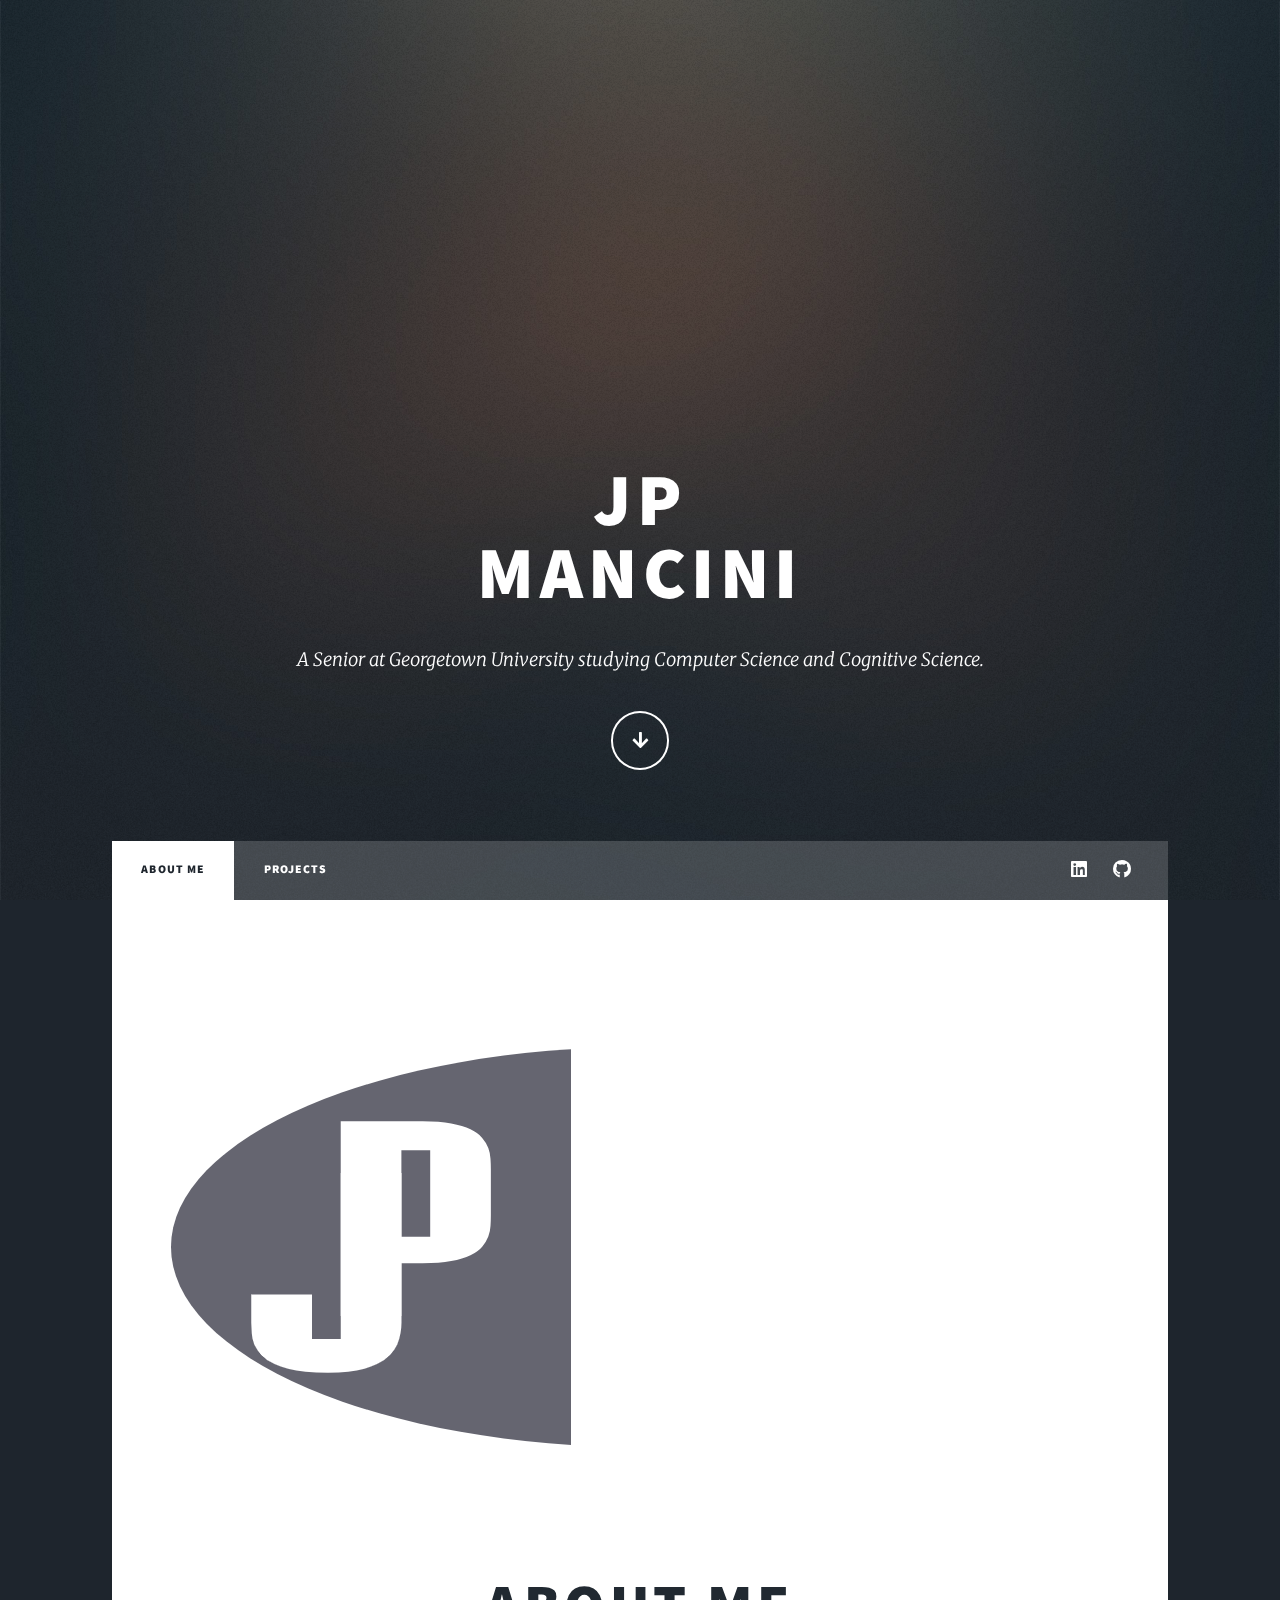
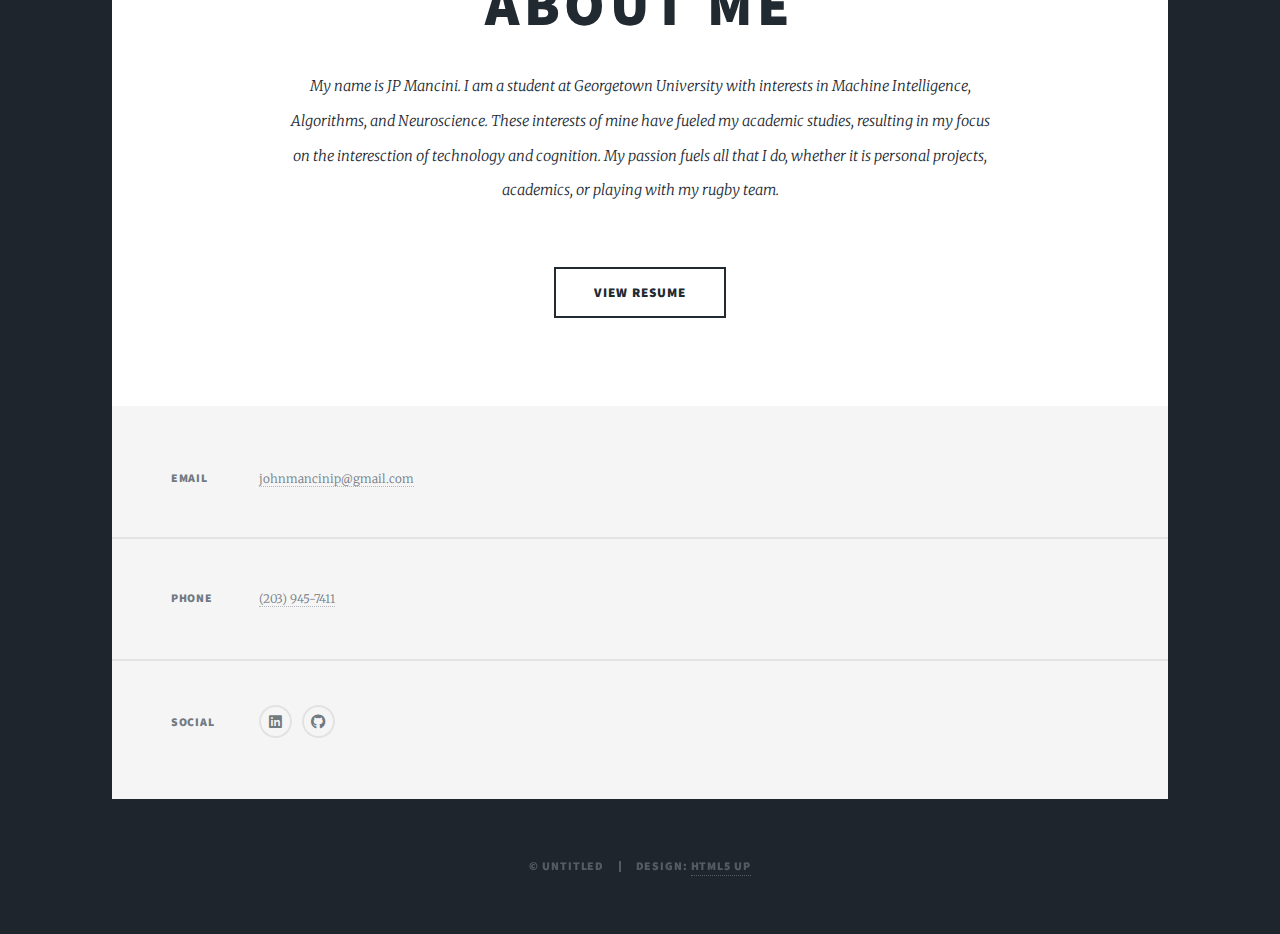
<file: index.html>
<!DOCTYPE HTML>
<!--
	Massively by HTML5 UP
	html5up.net | @ajlkn
	Free for personal and commercial use under the CCA 3.0 license (html5up.net/license)
-->
<html>
	<head>
		<title>Mancini Portfolio</title>
		<link rel="icon" href="images/logo.png" type="image/x-type">
		<meta charset="utf-8" />
		<meta name="viewport" content="width=device-width, initial-scale=1, user-scalable=no" />
		<link rel="stylesheet" href="assets/css/main.css" />
		<noscript><link rel="stylesheet" href="assets/css/noscript.css" /></noscript>
	</head>
	<body class="is-preload">

		<!-- Wrapper -->
			<div id="wrapper" class="fade-in">

				<!-- Intro -->
					<div id="intro">
						<h1>JP<br />
						Mancini</h1>
						<p>A Senior at Georgetown University studying Computer Science and Cognitive Science.</p>
						<ul class="actions">
							<li><a href="#header" class="button icon solid solo fa-arrow-down scrolly">Continue</a></li>
						</ul>
					</div>

				<!-- Header -->
					<header id="header">
						<a href="index.html" class="logo">JPM</a>
					</header>

				<!-- Nav -->
					<nav id="nav">
						<ul class="links">
							<li class="active"><a href="index.html">About Me</a></li>
							<li><a href="projects.html">Projects</a></li>
						</ul>
						<ul class="icons">
							<li><a href="https://www.linkedin.com/in/john-mancini-b750a8159/" target="_blank" class="icon brands fa-linkedin"><span class="label">LinkedIn</span></a></li>
							<li><a href="https://github.com/jpmancini" target="_blank" class="icon brands fa-github"><span class="label">GitHub</span></a></li>
						</ul>
					</nav>

				<!-- Main -->
					<div id="main">

						<!-- Featured Post -->
							<article class="post featured">
                                <a class="image avatar"><img src="images/logo.png" alt="Avatar" /></a>
                                <br>
                                <br>
								<header class="major">
									<h2>About Me</h2>
									<p>
										My name is JP Mancini. I am a student at Georgetown University with interests in Machine 
                                        Intelligence, Algorithms, and Neuroscience. These interests of mine have fueled my academic 
                                        studies, resulting in my focus on the interesction of technology and cognition. My passion 
                                        fuels all that I do, whether it is personal projects, academics, or playing with my rugby team. 
										
									</p>
								</header>
								<ul class="actions special">
									<li><a href="pdfs/Mancini_Resume.pdf" target="_blank" class="button large">View Resume</a></li>
								</ul>
							</article>
					</div>

				<!-- Footer -->
					<footer id="footer">
						<section class="split contact">
							<section>
								<h3>Email</h3>
								<p><a href="mailto:johnmancinip@gmail.com">johnmancinip@gmail.com</a></p>
							</section>
							<section>
								<h3>Phone</h3>
								<p><a href="tel: 203-945-7411">(203) 945-7411</a></p>
							</section>
							<section>
								<h3>Social</h3>
								<ul class="icons alt">
									<li><a href="https://www.linkedin.com/in/john-mancini-b750a8159/" target="_blank" class="icon brands fa-linkedin"><span class="label">LinkedIn</span></a></li>
									<li><a href="https://github.com/jpmancini" target="_blank" class="icon brands fa-github"><span class="label">GitHub</span></a></li>
								</ul>
							</section>
						</section>
					</footer>

				<!-- Copyright -->
					<div id="copyright">
						<ul><li>&copy; Untitled</li><li>Design: <a href="https://html5up.net">HTML5 UP</a></li></ul>
					</div>

			</div>

		<!-- Scripts -->
			<script src="assets/js/jquery.min.js"></script>
			<script src="assets/js/jquery.scrollex.min.js"></script>
			<script src="assets/js/jquery.scrolly.min.js"></script>
			<script src="assets/js/browser.min.js"></script>
			<script src="assets/js/breakpoints.min.js"></script>
			<script src="assets/js/util.js"></script>
			<script src="assets/js/main.js"></script>

	</body>
</html>
</file>
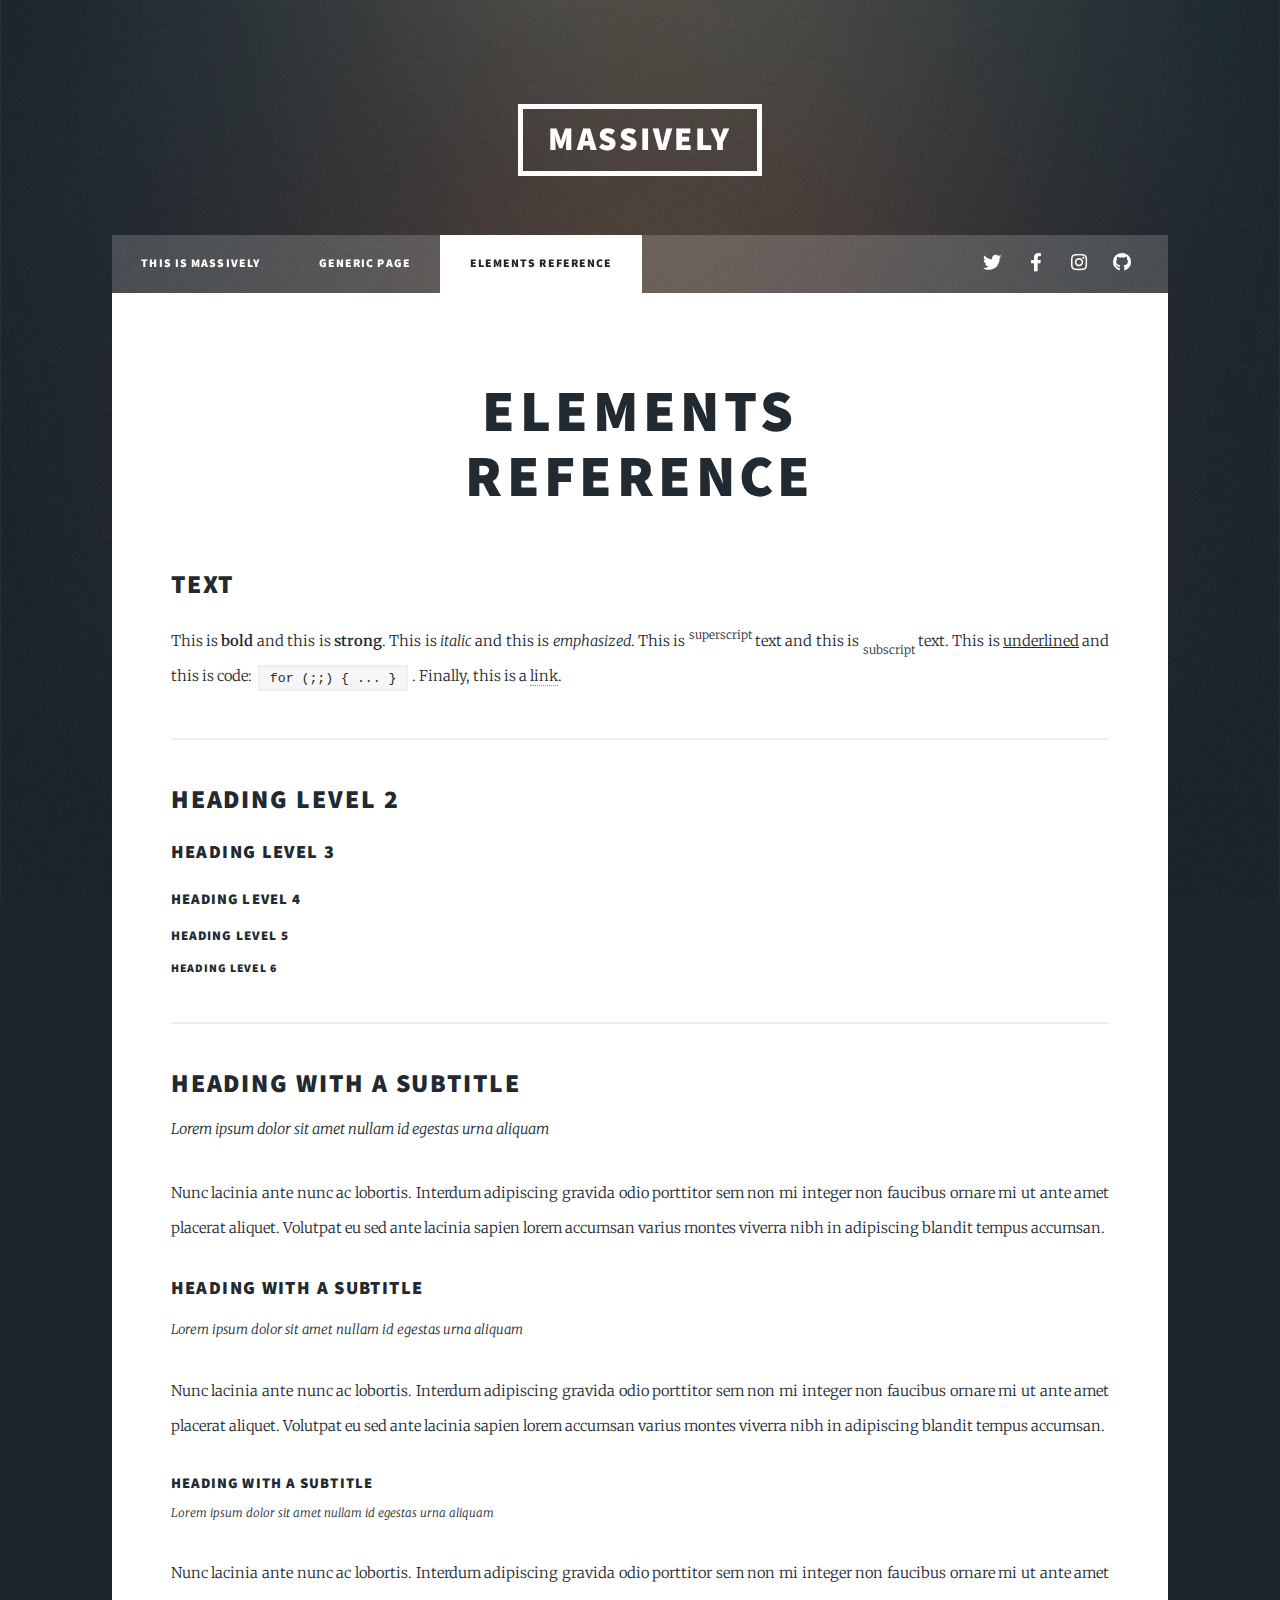
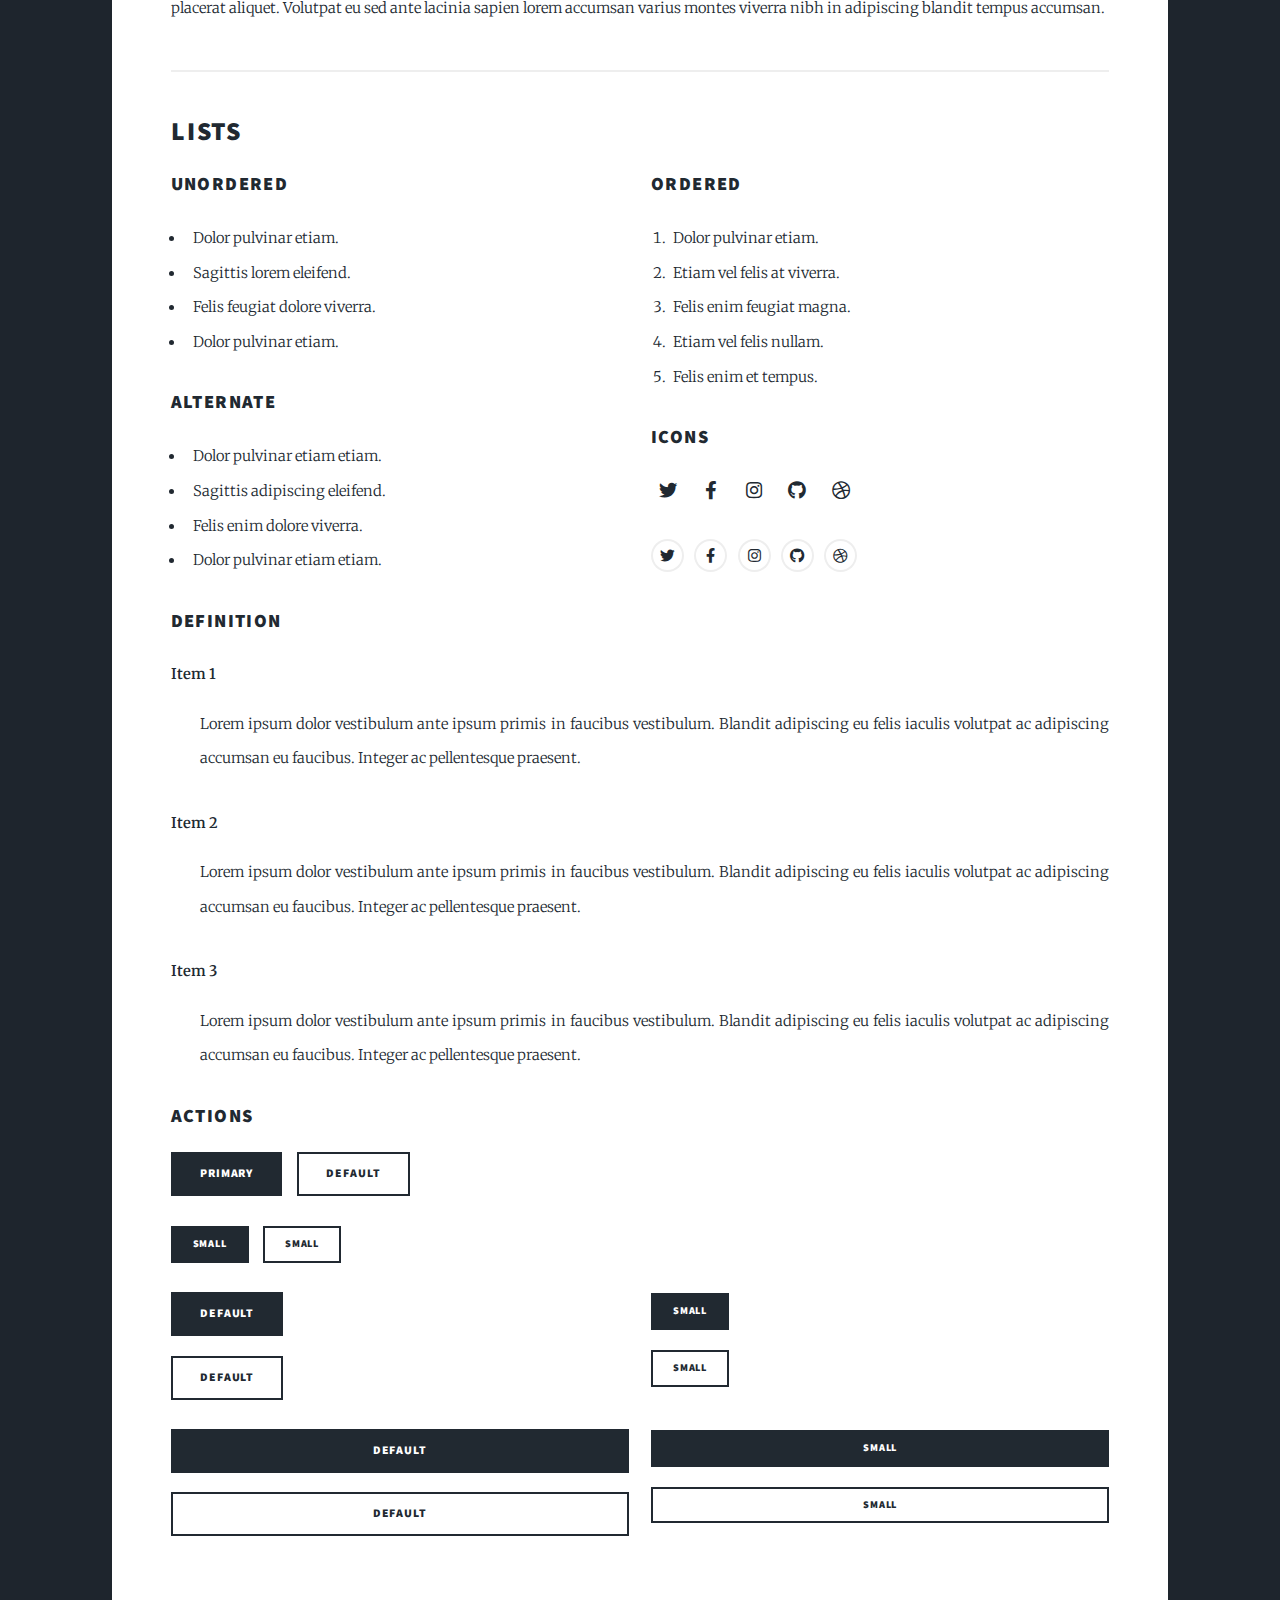
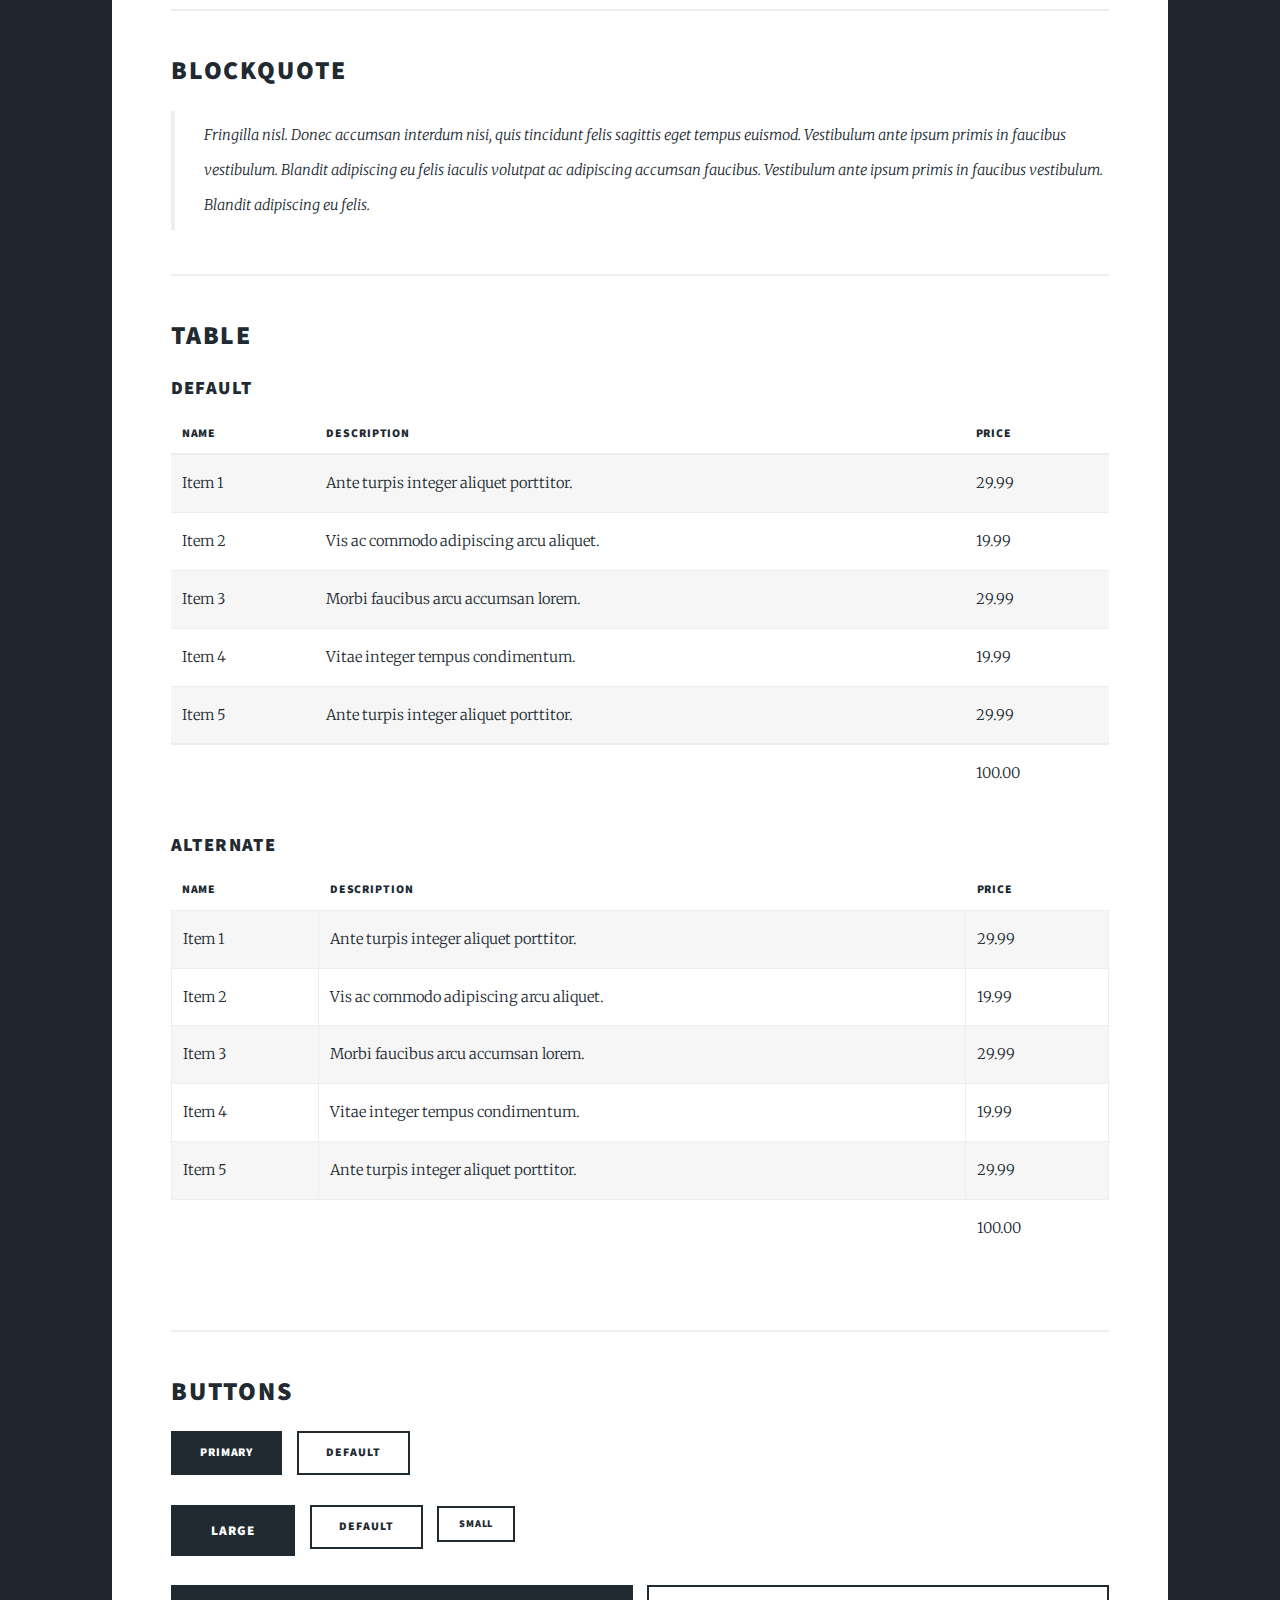
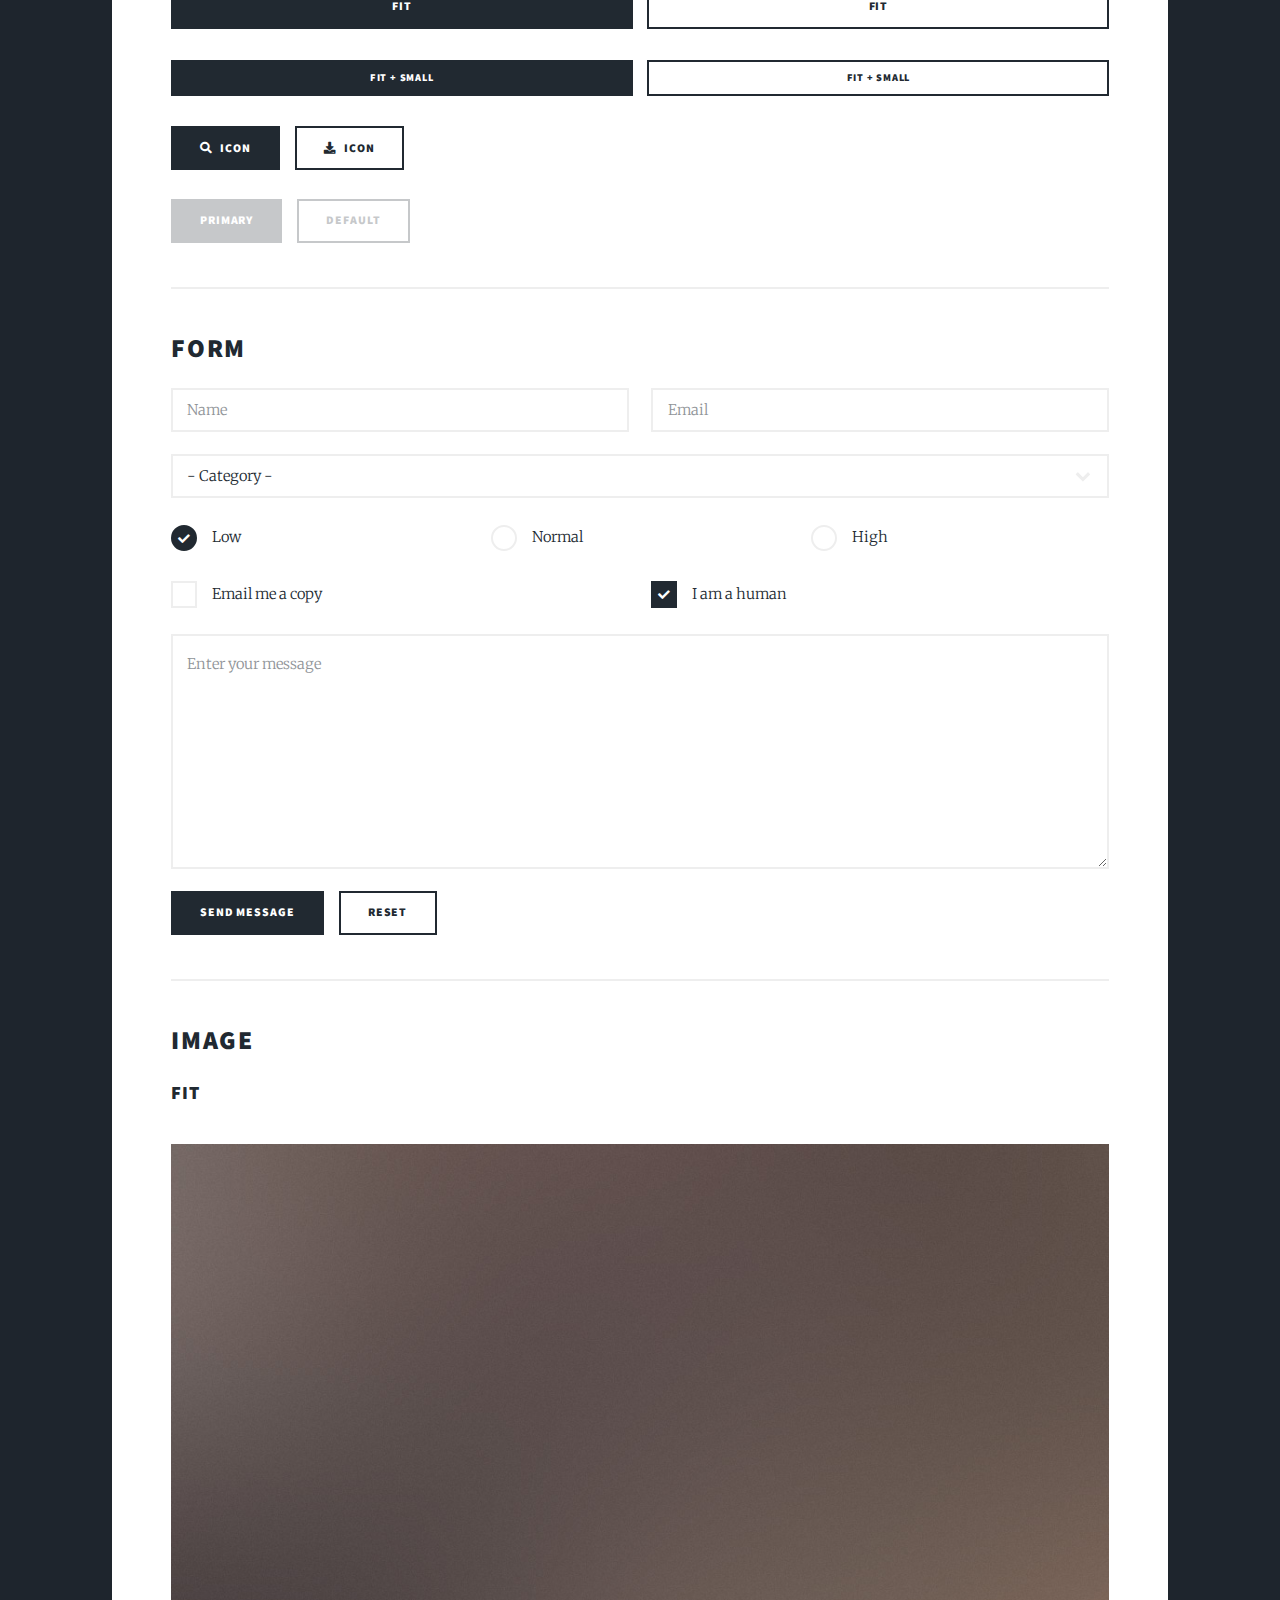
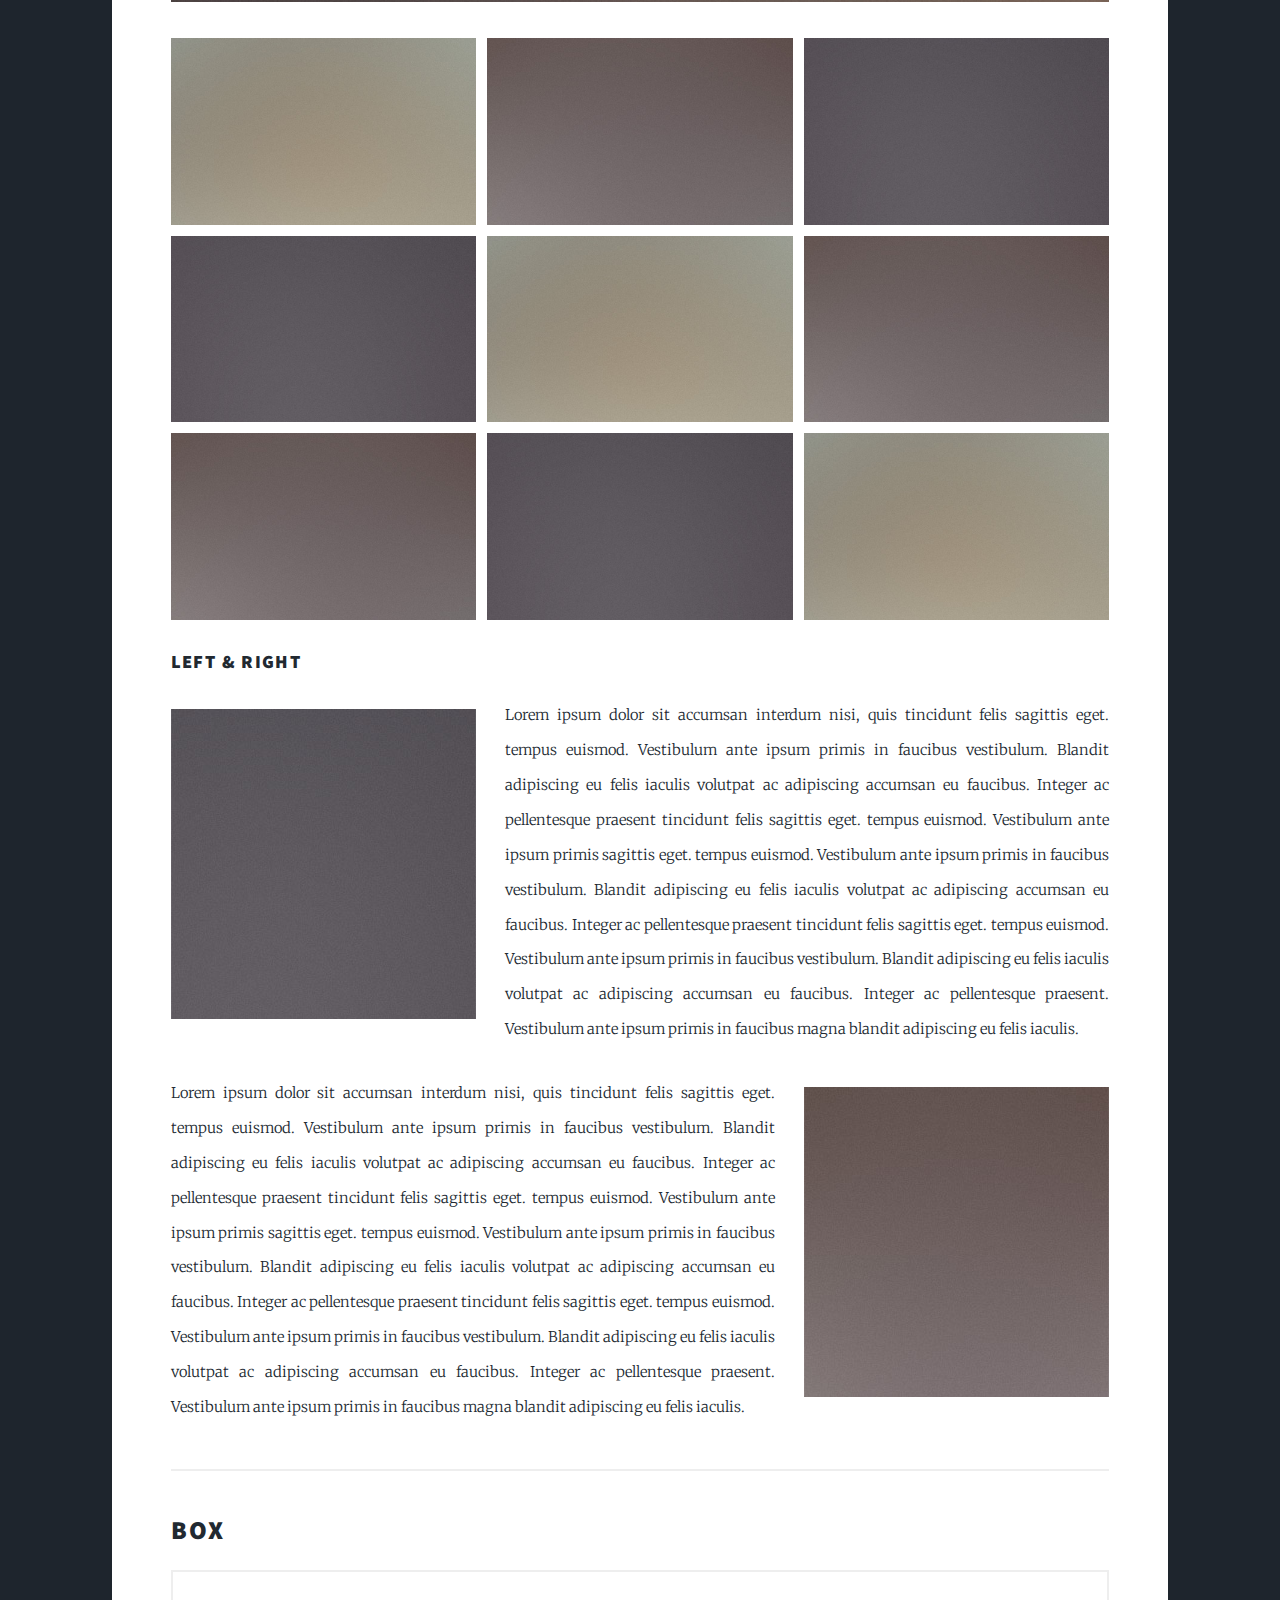
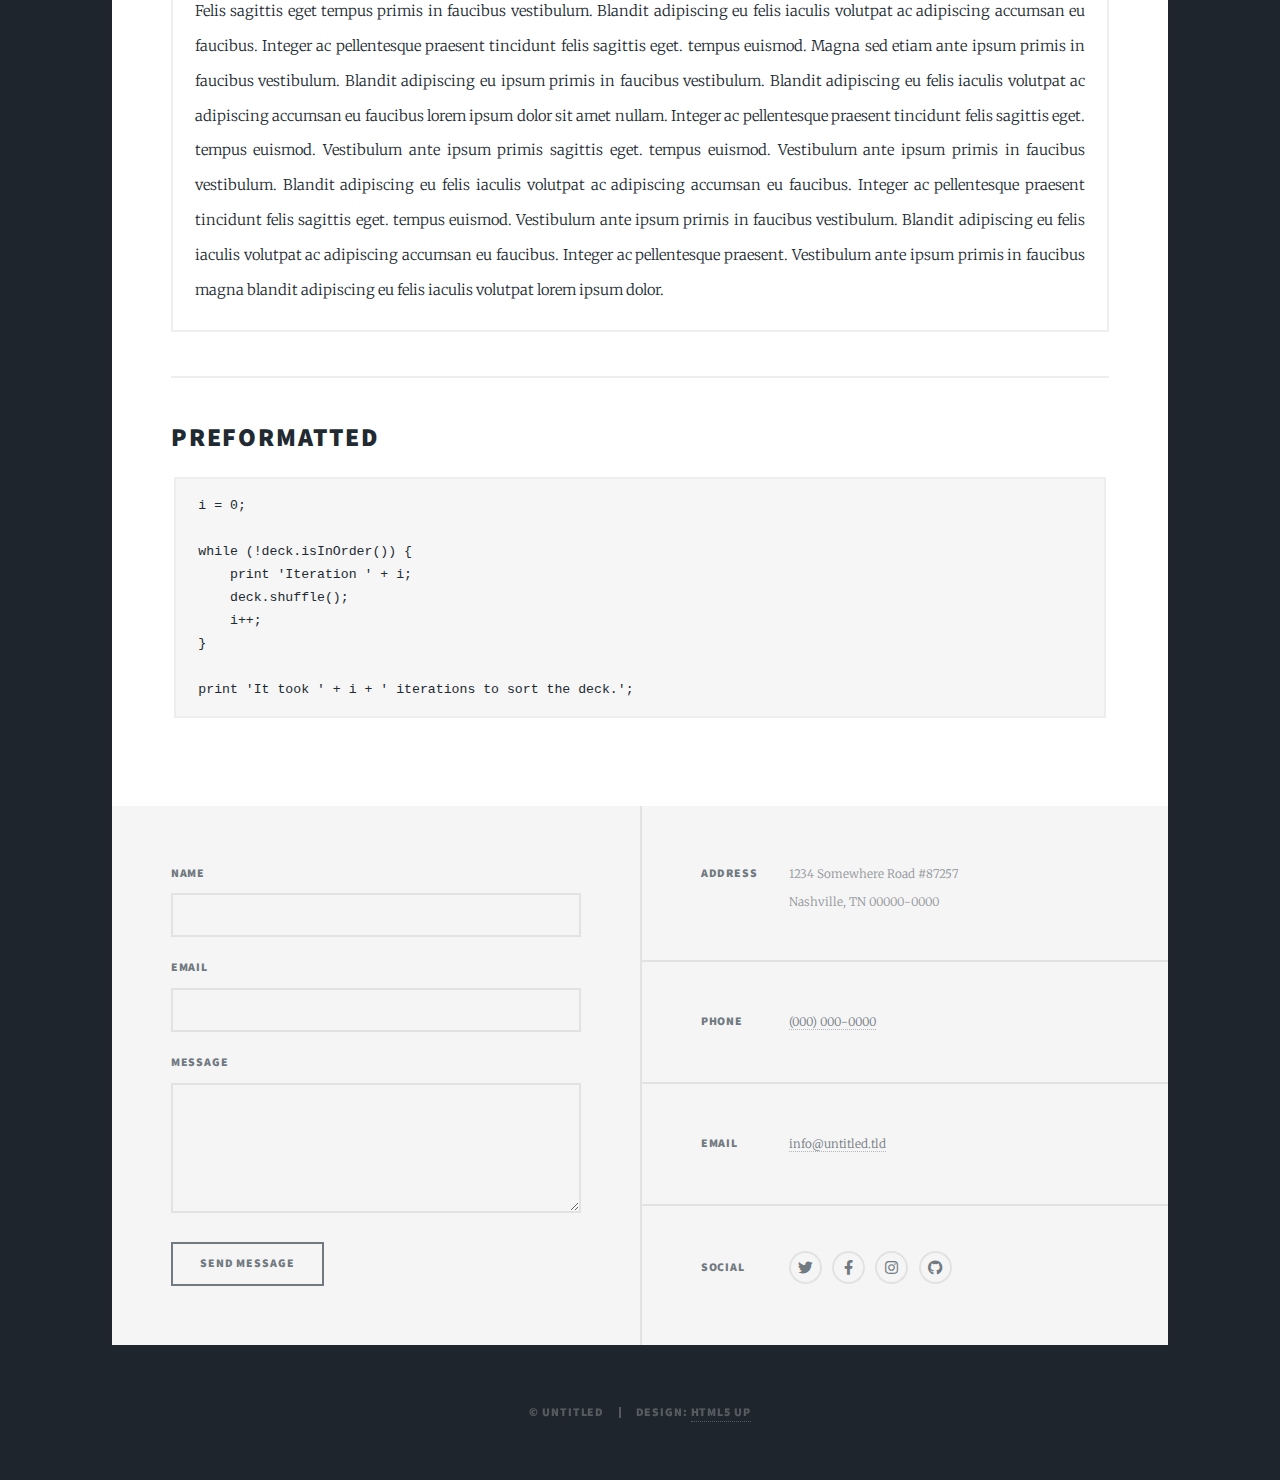
<file: elements.html>
<!DOCTYPE HTML>
<!--
	Massively by HTML5 UP
	html5up.net | @ajlkn
	Free for personal and commercial use under the CCA 3.0 license (html5up.net/license)
-->
<html>
	<head>
		<title>Elements Reference - Massively by HTML5 UP</title>
		<meta charset="utf-8" />
		<meta name="viewport" content="width=device-width, initial-scale=1, user-scalable=no" />
		<link rel="stylesheet" href="assets/css/main.css" />
		<noscript><link rel="stylesheet" href="assets/css/noscript.css" /></noscript>
	</head>
	<body class="is-preload">

		<!-- Wrapper -->
			<div id="wrapper">

				<!-- Header -->
					<header id="header">
						<a href="index.html" class="logo">Massively</a>
					</header>

				<!-- Nav -->
					<nav id="nav">
						<ul class="links">
							<li><a href="index.html">This is Massively</a></li>
							<li><a href="generic.html">Generic Page</a></li>
							<li class="active"><a href="elements.html">Elements Reference</a></li>
						</ul>
						<ul class="icons">
							<li><a href="#" class="icon brands fa-twitter"><span class="label">Twitter</span></a></li>
							<li><a href="#" class="icon brands fa-facebook-f"><span class="label">Facebook</span></a></li>
							<li><a href="#" class="icon brands fa-instagram"><span class="label">Instagram</span></a></li>
							<li><a href="#" class="icon brands fa-github"><span class="label">GitHub</span></a></li>
						</ul>
					</nav>

				<!-- Main -->
					<div id="main">

						<!-- Post -->
							<section class="post">
								<header class="major">
									<h1>Elements<br />
									Reference</h1>
								</header>

								<!-- Text stuff -->
									<h2>Text</h2>
									<p>This is <b>bold</b> and this is <strong>strong</strong>. This is <i>italic</i> and this is <em>emphasized</em>.
									This is <sup>superscript</sup> text and this is <sub>subscript</sub> text.
									This is <u>underlined</u> and this is code: <code>for (;;) { ... }</code>.
									Finally, this is a <a href="#">link</a>.</p>
									<hr />
									<h2>Heading Level 2</h2>
									<h3>Heading Level 3</h3>
									<h4>Heading Level 4</h4>
									<h5>Heading Level 5</h5>
									<h6>Heading Level 6</h6>
									<hr />
									<header>
										<h2>Heading with a Subtitle</h2>
										<p>Lorem ipsum dolor sit amet nullam id egestas urna aliquam</p>
									</header>
									<p>Nunc lacinia ante nunc ac lobortis. Interdum adipiscing gravida odio porttitor sem non mi integer non faucibus ornare mi ut ante amet placerat aliquet. Volutpat eu sed ante lacinia sapien lorem accumsan varius montes viverra nibh in adipiscing blandit tempus accumsan.</p>
									<header>
										<h3>Heading with a Subtitle</h3>
										<p>Lorem ipsum dolor sit amet nullam id egestas urna aliquam</p>
									</header>
									<p>Nunc lacinia ante nunc ac lobortis. Interdum adipiscing gravida odio porttitor sem non mi integer non faucibus ornare mi ut ante amet placerat aliquet. Volutpat eu sed ante lacinia sapien lorem accumsan varius montes viverra nibh in adipiscing blandit tempus accumsan.</p>
									<header>
										<h4>Heading with a Subtitle</h4>
										<p>Lorem ipsum dolor sit amet nullam id egestas urna aliquam</p>
									</header>
									<p>Nunc lacinia ante nunc ac lobortis. Interdum adipiscing gravida odio porttitor sem non mi integer non faucibus ornare mi ut ante amet placerat aliquet. Volutpat eu sed ante lacinia sapien lorem accumsan varius montes viverra nibh in adipiscing blandit tempus accumsan.</p>

									<hr />

								<!-- Lists -->
									<h2>Lists</h2>
									<div class="row">
										<div class="col-6 col-12-small">

											<h3>Unordered</h3>
											<ul>
												<li>Dolor pulvinar etiam.</li>
												<li>Sagittis lorem eleifend.</li>
												<li>Felis feugiat dolore viverra.</li>
												<li>Dolor pulvinar etiam.</li>
											</ul>

											<h3>Alternate</h3>
											<ul class="alt">
												<li>Dolor pulvinar etiam etiam.</li>
												<li>Sagittis adipiscing eleifend.</li>
												<li>Felis enim dolore viverra.</li>
												<li>Dolor pulvinar etiam etiam.</li>
											</ul>

										</div>
										<div class="col-6 col-12-small">

											<h3>Ordered</h3>
											<ol>
												<li>Dolor pulvinar etiam.</li>
												<li>Etiam vel felis at viverra.</li>
												<li>Felis enim feugiat magna.</li>
												<li>Etiam vel felis nullam.</li>
												<li>Felis enim et tempus.</li>
											</ol>

											<h3>Icons</h3>
											<ul class="icons">
												<li><a href="#" class="icon brands fa-twitter"><span class="label">Twitter</span></a></li>
												<li><a href="#" class="icon brands fa-facebook-f"><span class="label">Facebook</span></a></li>
												<li><a href="#" class="icon brands fa-instagram"><span class="label">Instagram</span></a></li>
												<li><a href="#" class="icon brands fa-github"><span class="label">Github</span></a></li>
												<li><a href="#" class="icon brands fa-dribbble"><span class="label">Dribbble</span></a></li>
											</ul>
											<ul class="icons alt">
												<li><a href="#" class="icon brands alt fa-twitter"><span class="label">Twitter</span></a></li>
												<li><a href="#" class="icon brands alt fa-facebook-f"><span class="label">Facebook</span></a></li>
												<li><a href="#" class="icon brands alt fa-instagram"><span class="label">Instagram</span></a></li>
												<li><a href="#" class="icon brands alt fa-github"><span class="label">Github</span></a></li>
												<li><a href="#" class="icon brands alt fa-dribbble"><span class="label">Dribbble</span></a></li>
											</ul>

										</div>
									</div>
									<h3>Definition</h3>
									<dl>
										<dt>Item 1</dt>
										<dd>
											<p>Lorem ipsum dolor vestibulum ante ipsum primis in faucibus vestibulum. Blandit adipiscing eu felis iaculis volutpat ac adipiscing accumsan eu faucibus. Integer ac pellentesque praesent.</p>
										</dd>
										<dt>Item 2</dt>
										<dd>
											<p>Lorem ipsum dolor vestibulum ante ipsum primis in faucibus vestibulum. Blandit adipiscing eu felis iaculis volutpat ac adipiscing accumsan eu faucibus. Integer ac pellentesque praesent.</p>
										</dd>
										<dt>Item 3</dt>
										<dd>
											<p>Lorem ipsum dolor vestibulum ante ipsum primis in faucibus vestibulum. Blandit adipiscing eu felis iaculis volutpat ac adipiscing accumsan eu faucibus. Integer ac pellentesque praesent.</p>
										</dd>
									</dl>

									<h3>Actions</h3>
									<ul class="actions">
										<li><a href="#" class="button primary">Primary</a></li>
										<li><a href="#" class="button">Default</a></li>
									</ul>
									<ul class="actions small">
										<li><a href="#" class="button primary small">Small</a></li>
										<li><a href="#" class="button small">Small</a></li>
									</ul>
									<div class="row">
										<div class="col-6 col-12-small">
											<ul class="actions stacked">
												<li><a href="#" class="button primary">Default</a></li>
												<li><a href="#" class="button">Default</a></li>
											</ul>
										</div>
										<div class="col-6 col-12-small">
											<ul class="actions stacked">
												<li><a href="#" class="button primary small">Small</a></li>
												<li><a href="#" class="button small">Small</a></li>
											</ul>
										</div>
									</div>
									<div class="row">
										<div class="col-6 col-12-small">
											<ul class="actions stacked">
												<li><a href="#" class="button primary fit">Default</a></li>
												<li><a href="#" class="button fit">Default</a></li>
											</ul>
										</div>
										<div class="col-6 col-12-small">
											<ul class="actions stacked">
												<li><a href="#" class="button primary small fit">Small</a></li>
												<li><a href="#" class="button small fit">Small</a></li>
											</ul>
										</div>
									</div>

									<hr />

								<!-- Blockquote -->
									<h2>Blockquote</h2>
									<blockquote>Fringilla nisl. Donec accumsan interdum nisi, quis tincidunt felis sagittis eget tempus euismod. Vestibulum ante ipsum primis in faucibus vestibulum. Blandit adipiscing eu felis iaculis volutpat ac adipiscing accumsan faucibus. Vestibulum ante ipsum primis in faucibus vestibulum. Blandit adipiscing eu felis.</blockquote>

									<hr />

								<!-- Table -->
									<h2>Table</h2>

									<h3>Default</h3>
									<div class="table-wrapper">
										<table>
											<thead>
												<tr>
													<th>Name</th>
													<th>Description</th>
													<th>Price</th>
												</tr>
											</thead>
											<tbody>
												<tr>
													<td>Item 1</td>
													<td>Ante turpis integer aliquet porttitor.</td>
													<td>29.99</td>
												</tr>
												<tr>
													<td>Item 2</td>
													<td>Vis ac commodo adipiscing arcu aliquet.</td>
													<td>19.99</td>
												</tr>
												<tr>
													<td>Item 3</td>
													<td> Morbi faucibus arcu accumsan lorem.</td>
													<td>29.99</td>
												</tr>
												<tr>
													<td>Item 4</td>
													<td>Vitae integer tempus condimentum.</td>
													<td>19.99</td>
												</tr>
												<tr>
													<td>Item 5</td>
													<td>Ante turpis integer aliquet porttitor.</td>
													<td>29.99</td>
												</tr>
											</tbody>
											<tfoot>
												<tr>
													<td colspan="2"></td>
													<td>100.00</td>
												</tr>
											</tfoot>
										</table>
									</div>

									<h3>Alternate</h3>
									<div class="table-wrapper">
										<table class="alt">
											<thead>
												<tr>
													<th>Name</th>
													<th>Description</th>
													<th>Price</th>
												</tr>
											</thead>
											<tbody>
												<tr>
													<td>Item 1</td>
													<td>Ante turpis integer aliquet porttitor.</td>
													<td>29.99</td>
												</tr>
												<tr>
													<td>Item 2</td>
													<td>Vis ac commodo adipiscing arcu aliquet.</td>
													<td>19.99</td>
												</tr>
												<tr>
													<td>Item 3</td>
													<td> Morbi faucibus arcu accumsan lorem.</td>
													<td>29.99</td>
												</tr>
												<tr>
													<td>Item 4</td>
													<td>Vitae integer tempus condimentum.</td>
													<td>19.99</td>
												</tr>
												<tr>
													<td>Item 5</td>
													<td>Ante turpis integer aliquet porttitor.</td>
													<td>29.99</td>
												</tr>
											</tbody>
											<tfoot>
												<tr>
													<td colspan="2"></td>
													<td>100.00</td>
												</tr>
											</tfoot>
										</table>
									</div>

									<hr />

								<!-- Buttons -->
									<h2>Buttons</h2>
									<ul class="actions">
										<li><a href="#" class="button primary">Primary</a></li>
										<li><a href="#" class="button">Default</a></li>
									</ul>
									<ul class="actions">
										<li><a href="#" class="button primary large">Large</a></li>
										<li><a href="#" class="button">Default</a></li>
										<li><a href="#" class="button small">Small</a></li>
									</ul>
									<ul class="actions fit">
										<li><a href="#" class="button primary fit">Fit</a></li>
										<li><a href="#" class="button fit">Fit</a></li>
									</ul>
									<ul class="actions fit small">
										<li><a href="#" class="button primary fit small">Fit + Small</a></li>
										<li><a href="#" class="button fit small">Fit + Small</a></li>
									</ul>
									<ul class="actions">
										<li><a href="#" class="button primary icon solid fa-search">Icon</a></li>
										<li><a href="#" class="button icon solid fa-download">Icon</a></li>
									</ul>
									<ul class="actions">
										<li><span class="button primary disabled">Primary</span></li>
										<li><span class="button disabled">Default</span></li>
									</ul>

									<hr />

								<!-- Form -->
									<h2>Form</h2>

									<form method="post" action="#">
										<div class="row gtr-uniform">
											<div class="col-6 col-12-xsmall">
												<input type="text" name="demo-name" id="demo-name" value="" placeholder="Name" />
											</div>
											<div class="col-6 col-12-xsmall">
												<input type="email" name="demo-email" id="demo-email" value="" placeholder="Email" />
											</div>
											<!-- Break -->
											<div class="col-12">
												<select name="demo-category" id="demo-category">
													<option value="">- Category -</option>
													<option value="1">Manufacturing</option>
													<option value="1">Shipping</option>
													<option value="1">Administration</option>
													<option value="1">Human Resources</option>
												</select>
											</div>
											<!-- Break -->
											<div class="col-4 col-12-small">
												<input type="radio" id="demo-priority-low" name="demo-priority" checked>
												<label for="demo-priority-low">Low</label>
											</div>
											<div class="col-4 col-12-small">
												<input type="radio" id="demo-priority-normal" name="demo-priority">
												<label for="demo-priority-normal">Normal</label>
											</div>
											<div class="col-4 col-12-small">
												<input type="radio" id="demo-priority-high" name="demo-priority">
												<label for="demo-priority-high">High</label>
											</div>
											<!-- Break -->
											<div class="col-6 col-12-small">
												<input type="checkbox" id="demo-copy" name="demo-copy">
												<label for="demo-copy">Email me a copy</label>
											</div>
											<div class="col-6 col-12-small">
												<input type="checkbox" id="demo-human" name="demo-human" checked>
												<label for="demo-human">I am a human</label>
											</div>
											<!-- Break -->
											<div class="col-12">
												<textarea name="demo-message" id="demo-message" placeholder="Enter your message" rows="6"></textarea>
											</div>
											<!-- Break -->
											<div class="col-12">
												<ul class="actions">
													<li><input type="submit" value="Send Message" class="primary" /></li>
													<li><input type="reset" value="Reset" /></li>
												</ul>
											</div>
										</div>
									</form>

									<hr />

								<!-- Image -->
									<h2>Image</h2>

									<h3>Fit</h3>
									<span class="image fit"><img src="images/pic01.jpg" alt="" /></span>
									<div class="box alt">
										<div class="row gtr-50 gtr-uniform">
											<div class="col-4"><span class="image fit"><img src="images/pic02.jpg" alt="" /></span></div>
											<div class="col-4"><span class="image fit"><img src="images/pic03.jpg" alt="" /></span></div>
											<div class="col-4"><span class="image fit"><img src="images/pic04.jpg" alt="" /></span></div>
											<!-- Break -->
											<div class="col-4"><span class="image fit"><img src="images/pic04.jpg" alt="" /></span></div>
											<div class="col-4"><span class="image fit"><img src="images/pic02.jpg" alt="" /></span></div>
											<div class="col-4"><span class="image fit"><img src="images/pic03.jpg" alt="" /></span></div>
											<!-- Break -->
											<div class="col-4"><span class="image fit"><img src="images/pic03.jpg" alt="" /></span></div>
											<div class="col-4"><span class="image fit"><img src="images/pic04.jpg" alt="" /></span></div>
											<div class="col-4"><span class="image fit"><img src="images/pic02.jpg" alt="" /></span></div>
										</div>
									</div>

									<h3>Left &amp; Right</h3>
									<p><span class="image left"><img src="images/pic08.jpg" alt="" /></span>Lorem ipsum dolor sit accumsan interdum nisi, quis tincidunt felis sagittis eget. tempus euismod. Vestibulum ante ipsum primis in faucibus vestibulum. Blandit adipiscing eu felis iaculis volutpat ac adipiscing accumsan eu faucibus. Integer ac pellentesque praesent tincidunt felis sagittis eget. tempus euismod. Vestibulum ante ipsum primis sagittis eget. tempus euismod. Vestibulum ante ipsum primis in faucibus vestibulum. Blandit adipiscing eu felis iaculis volutpat ac adipiscing accumsan eu faucibus. Integer ac pellentesque praesent tincidunt felis sagittis eget. tempus euismod. Vestibulum ante ipsum primis in faucibus vestibulum. Blandit adipiscing eu felis iaculis volutpat ac adipiscing accumsan eu faucibus. Integer ac pellentesque praesent. Vestibulum ante ipsum primis in faucibus magna blandit adipiscing eu felis iaculis.</p>
									<p><span class="image right"><img src="images/pic09.jpg" alt="" /></span>Lorem ipsum dolor sit accumsan interdum nisi, quis tincidunt felis sagittis eget. tempus euismod. Vestibulum ante ipsum primis in faucibus vestibulum. Blandit adipiscing eu felis iaculis volutpat ac adipiscing accumsan eu faucibus. Integer ac pellentesque praesent tincidunt felis sagittis eget. tempus euismod. Vestibulum ante ipsum primis sagittis eget. tempus euismod. Vestibulum ante ipsum primis in faucibus vestibulum. Blandit adipiscing eu felis iaculis volutpat ac adipiscing accumsan eu faucibus. Integer ac pellentesque praesent tincidunt felis sagittis eget. tempus euismod. Vestibulum ante ipsum primis in faucibus vestibulum. Blandit adipiscing eu felis iaculis volutpat ac adipiscing accumsan eu faucibus. Integer ac pellentesque praesent. Vestibulum ante ipsum primis in faucibus magna blandit adipiscing eu felis iaculis.</p>

									<hr />

								<!-- Box -->
									<h2>Box</h2>
									<div class="box">
										<p>Felis sagittis eget tempus primis in faucibus vestibulum. Blandit adipiscing eu felis iaculis volutpat ac adipiscing accumsan eu faucibus. Integer ac pellentesque praesent tincidunt felis sagittis eget. tempus euismod. Magna sed etiam ante ipsum primis in faucibus vestibulum. Blandit adipiscing eu ipsum primis in faucibus vestibulum. Blandit adipiscing eu felis iaculis volutpat ac adipiscing accumsan eu faucibus lorem ipsum dolor sit amet nullam. Integer ac pellentesque praesent tincidunt felis sagittis eget. tempus euismod. Vestibulum ante ipsum primis sagittis eget. tempus euismod. Vestibulum ante ipsum primis in faucibus vestibulum. Blandit adipiscing eu felis iaculis volutpat ac adipiscing accumsan eu faucibus. Integer ac pellentesque praesent tincidunt felis sagittis eget. tempus euismod. Vestibulum ante ipsum primis in faucibus vestibulum. Blandit adipiscing eu felis iaculis volutpat ac adipiscing accumsan eu faucibus. Integer ac pellentesque praesent. Vestibulum ante ipsum primis in faucibus magna blandit adipiscing eu felis iaculis volutpat lorem ipsum dolor.</p>
									</div>

									<hr />

								<!-- Preformatted Code -->
									<h2>Preformatted</h2>
									<pre><code>i = 0;

while (!deck.isInOrder()) {
    print 'Iteration ' + i;
    deck.shuffle();
    i++;
}

print 'It took ' + i + ' iterations to sort the deck.';
</code></pre>

							</section>

					</div>

				<!-- Footer -->
					<footer id="footer">
						<section>
							<form method="post" action="#">
								<div class="fields">
									<div class="field">
										<label for="name">Name</label>
										<input type="text" name="name" id="name" />
									</div>
									<div class="field">
										<label for="email">Email</label>
										<input type="text" name="email" id="email" />
									</div>
									<div class="field">
										<label for="message">Message</label>
										<textarea name="message" id="message" rows="3"></textarea>
									</div>
								</div>
								<ul class="actions">
									<li><input type="submit" value="Send Message" /></li>
								</ul>
							</form>
						</section>
						<section class="split contact">
							<section class="alt">
								<h3>Address</h3>
								<p>1234 Somewhere Road #87257<br />
								Nashville, TN 00000-0000</p>
							</section>
							<section>
								<h3>Phone</h3>
								<p><a href="#">(000) 000-0000</a></p>
							</section>
							<section>
								<h3>Email</h3>
								<p><a href="#">info@untitled.tld</a></p>
							</section>
							<section>
								<h3>Social</h3>
								<ul class="icons alt">
									<li><a href="#" class="icon brands alt fa-twitter"><span class="label">Twitter</span></a></li>
									<li><a href="#" class="icon brands alt fa-facebook-f"><span class="label">Facebook</span></a></li>
									<li><a href="#" class="icon brands alt fa-instagram"><span class="label">Instagram</span></a></li>
									<li><a href="#" class="icon brands alt fa-github"><span class="label">GitHub</span></a></li>
								</ul>
							</section>
						</section>
					</footer>

				<!-- Copyright -->
					<div id="copyright">
						<ul><li>&copy; Untitled</li><li>Design: <a href="https://html5up.net">HTML5 UP</a></li></ul>
					</div>

			</div>

		<!-- Scripts -->
			<script src="assets/js/jquery.min.js"></script>
			<script src="assets/js/jquery.scrollex.min.js"></script>
			<script src="assets/js/jquery.scrolly.min.js"></script>
			<script src="assets/js/browser.min.js"></script>
			<script src="assets/js/breakpoints.min.js"></script>
			<script src="assets/js/util.js"></script>
			<script src="assets/js/main.js"></script>

	</body>
</html>
</file>
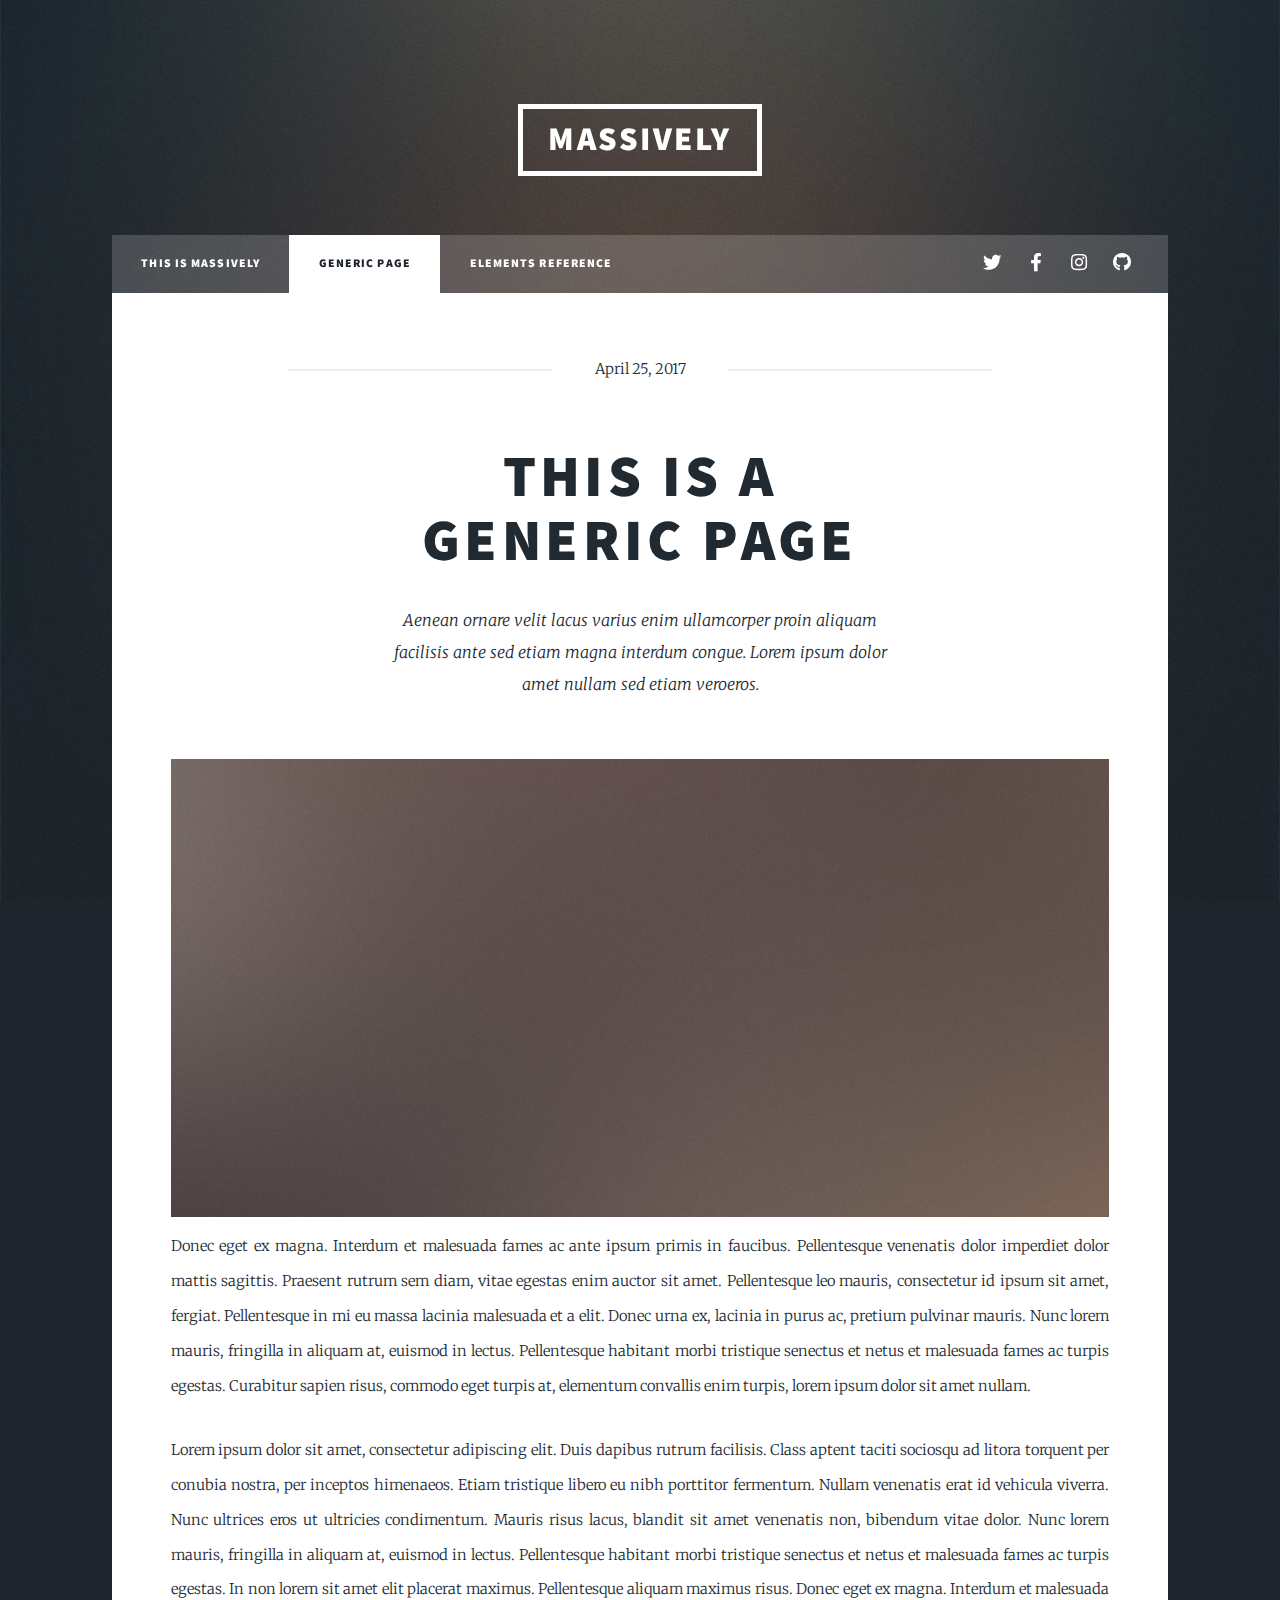
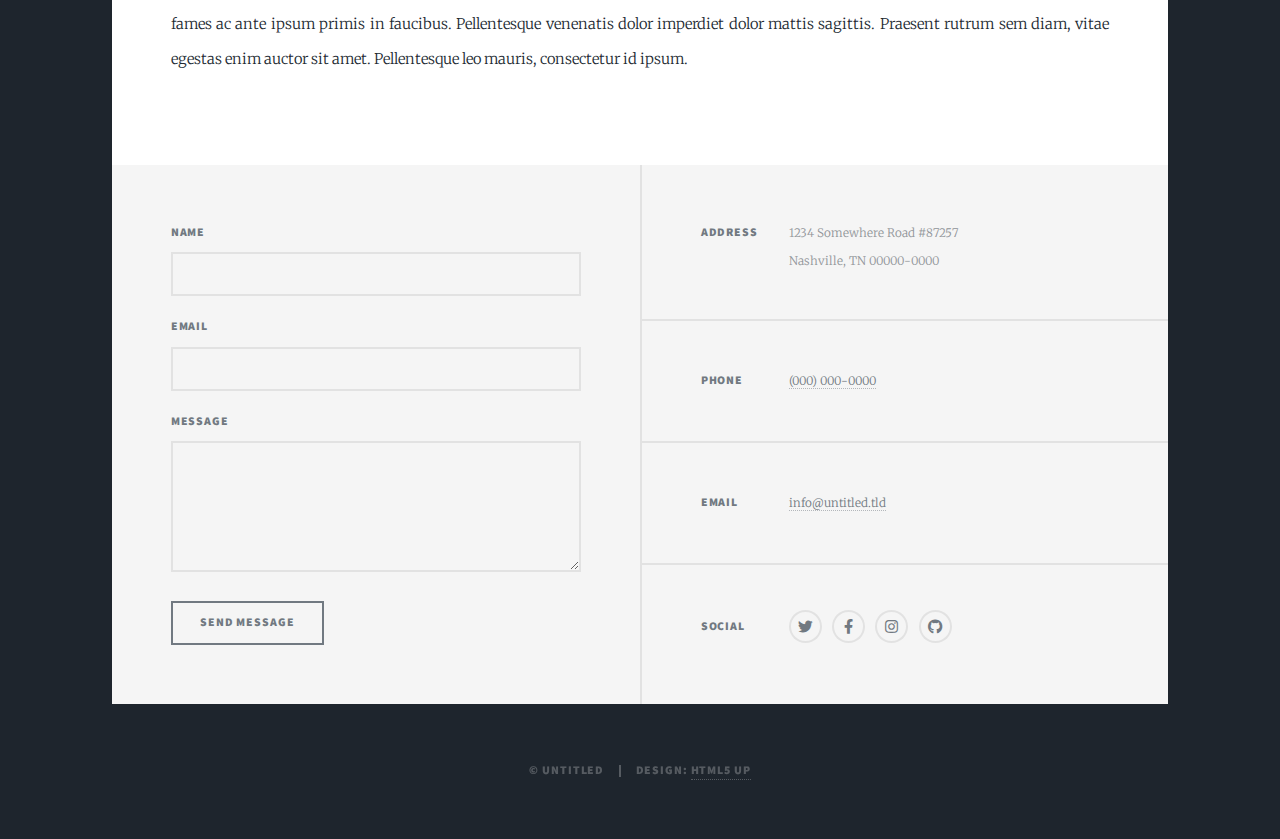
<file: generic.html>
<!DOCTYPE HTML>
<!--
	Massively by HTML5 UP
	html5up.net | @ajlkn
	Free for personal and commercial use under the CCA 3.0 license (html5up.net/license)
-->
<html>
	<head>
		<title>Generic Page - Massively by HTML5 UP</title>
		<meta charset="utf-8" />
		<meta name="viewport" content="width=device-width, initial-scale=1, user-scalable=no" />
		<link rel="stylesheet" href="assets/css/main.css" />
		<noscript><link rel="stylesheet" href="assets/css/noscript.css" /></noscript>
	</head>
	<body class="is-preload">

		<!-- Wrapper -->
			<div id="wrapper">

				<!-- Header -->
					<header id="header">
						<a href="index.html" class="logo">Massively</a>
					</header>

				<!-- Nav -->
					<nav id="nav">
						<ul class="links">
							<li><a href="index.html">This is Massively</a></li>
							<li class="active"><a href="generic.html">Generic Page</a></li>
							<li><a href="elements.html">Elements Reference</a></li>
						</ul>
						<ul class="icons">
							<li><a href="#" class="icon brands fa-twitter"><span class="label">Twitter</span></a></li>
							<li><a href="#" class="icon brands fa-facebook-f"><span class="label">Facebook</span></a></li>
							<li><a href="#" class="icon brands fa-instagram"><span class="label">Instagram</span></a></li>
							<li><a href="#" class="icon brands fa-github"><span class="label">GitHub</span></a></li>
						</ul>
					</nav>

				<!-- Main -->
					<div id="main">

						<!-- Post -->
							<section class="post">
								<header class="major">
									<span class="date">April 25, 2017</span>
									<h1>This is a<br />
									Generic Page</h1>
									<p>Aenean ornare velit lacus varius enim ullamcorper proin aliquam<br />
									facilisis ante sed etiam magna interdum congue. Lorem ipsum dolor<br />
									amet nullam sed etiam veroeros.</p>
								</header>
								<div class="image main"><img src="images/pic01.jpg" alt="" /></div>
								<p>Donec eget ex magna. Interdum et malesuada fames ac ante ipsum primis in faucibus. Pellentesque venenatis dolor imperdiet dolor mattis sagittis. Praesent rutrum sem diam, vitae egestas enim auctor sit amet. Pellentesque leo mauris, consectetur id ipsum sit amet, fergiat. Pellentesque in mi eu massa lacinia malesuada et a elit. Donec urna ex, lacinia in purus ac, pretium pulvinar mauris. Nunc lorem mauris, fringilla in aliquam at, euismod in lectus. Pellentesque habitant morbi tristique senectus et netus et malesuada fames ac turpis egestas. Curabitur sapien risus, commodo eget turpis at, elementum convallis enim turpis, lorem ipsum dolor sit amet nullam.</p>
								<p>Lorem ipsum dolor sit amet, consectetur adipiscing elit. Duis dapibus rutrum facilisis. Class aptent taciti sociosqu ad litora torquent per conubia nostra, per inceptos himenaeos. Etiam tristique libero eu nibh porttitor fermentum. Nullam venenatis erat id vehicula viverra. Nunc ultrices eros ut ultricies condimentum. Mauris risus lacus, blandit sit amet venenatis non, bibendum vitae dolor. Nunc lorem mauris, fringilla in aliquam at, euismod in lectus. Pellentesque habitant morbi tristique senectus et netus et malesuada fames ac turpis egestas. In non lorem sit amet elit placerat maximus. Pellentesque aliquam maximus risus. Donec eget ex magna. Interdum et malesuada fames ac ante ipsum primis in faucibus. Pellentesque venenatis dolor imperdiet dolor mattis sagittis. Praesent rutrum sem diam, vitae egestas enim auctor sit amet. Pellentesque leo mauris, consectetur id ipsum.</p>
							</section>

					</div>

				<!-- Footer -->
					<footer id="footer">
						<section>
							<form method="post" action="#">
								<div class="fields">
									<div class="field">
										<label for="name">Name</label>
										<input type="text" name="name" id="name" />
									</div>
									<div class="field">
										<label for="email">Email</label>
										<input type="text" name="email" id="email" />
									</div>
									<div class="field">
										<label for="message">Message</label>
										<textarea name="message" id="message" rows="3"></textarea>
									</div>
								</div>
								<ul class="actions">
									<li><input type="submit" value="Send Message" /></li>
								</ul>
							</form>
						</section>
						<section class="split contact">
							<section class="alt">
								<h3>Address</h3>
								<p>1234 Somewhere Road #87257<br />
								Nashville, TN 00000-0000</p>
							</section>
							<section>
								<h3>Phone</h3>
								<p><a href="#">(000) 000-0000</a></p>
							</section>
							<section>
								<h3>Email</h3>
								<p><a href="#">info@untitled.tld</a></p>
							</section>
							<section>
								<h3>Social</h3>
								<ul class="icons alt">
									<li><a href="#" class="icon brands alt fa-twitter"><span class="label">Twitter</span></a></li>
									<li><a href="#" class="icon brands alt fa-facebook-f"><span class="label">Facebook</span></a></li>
									<li><a href="#" class="icon brands alt fa-instagram"><span class="label">Instagram</span></a></li>
									<li><a href="#" class="icon brands alt fa-github"><span class="label">GitHub</span></a></li>
								</ul>
							</section>
						</section>
					</footer>

				<!-- Copyright -->
					<div id="copyright">
						<ul><li>&copy; Untitled</li><li>Design: <a href="https://html5up.net">HTML5 UP</a></li></ul>
					</div>

			</div>

		<!-- Scripts -->
			<script src="assets/js/jquery.min.js"></script>
			<script src="assets/js/jquery.scrollex.min.js"></script>
			<script src="assets/js/jquery.scrolly.min.js"></script>
			<script src="assets/js/browser.min.js"></script>
			<script src="assets/js/breakpoints.min.js"></script>
			<script src="assets/js/util.js"></script>
			<script src="assets/js/main.js"></script>

	</body>
</html>
</file>
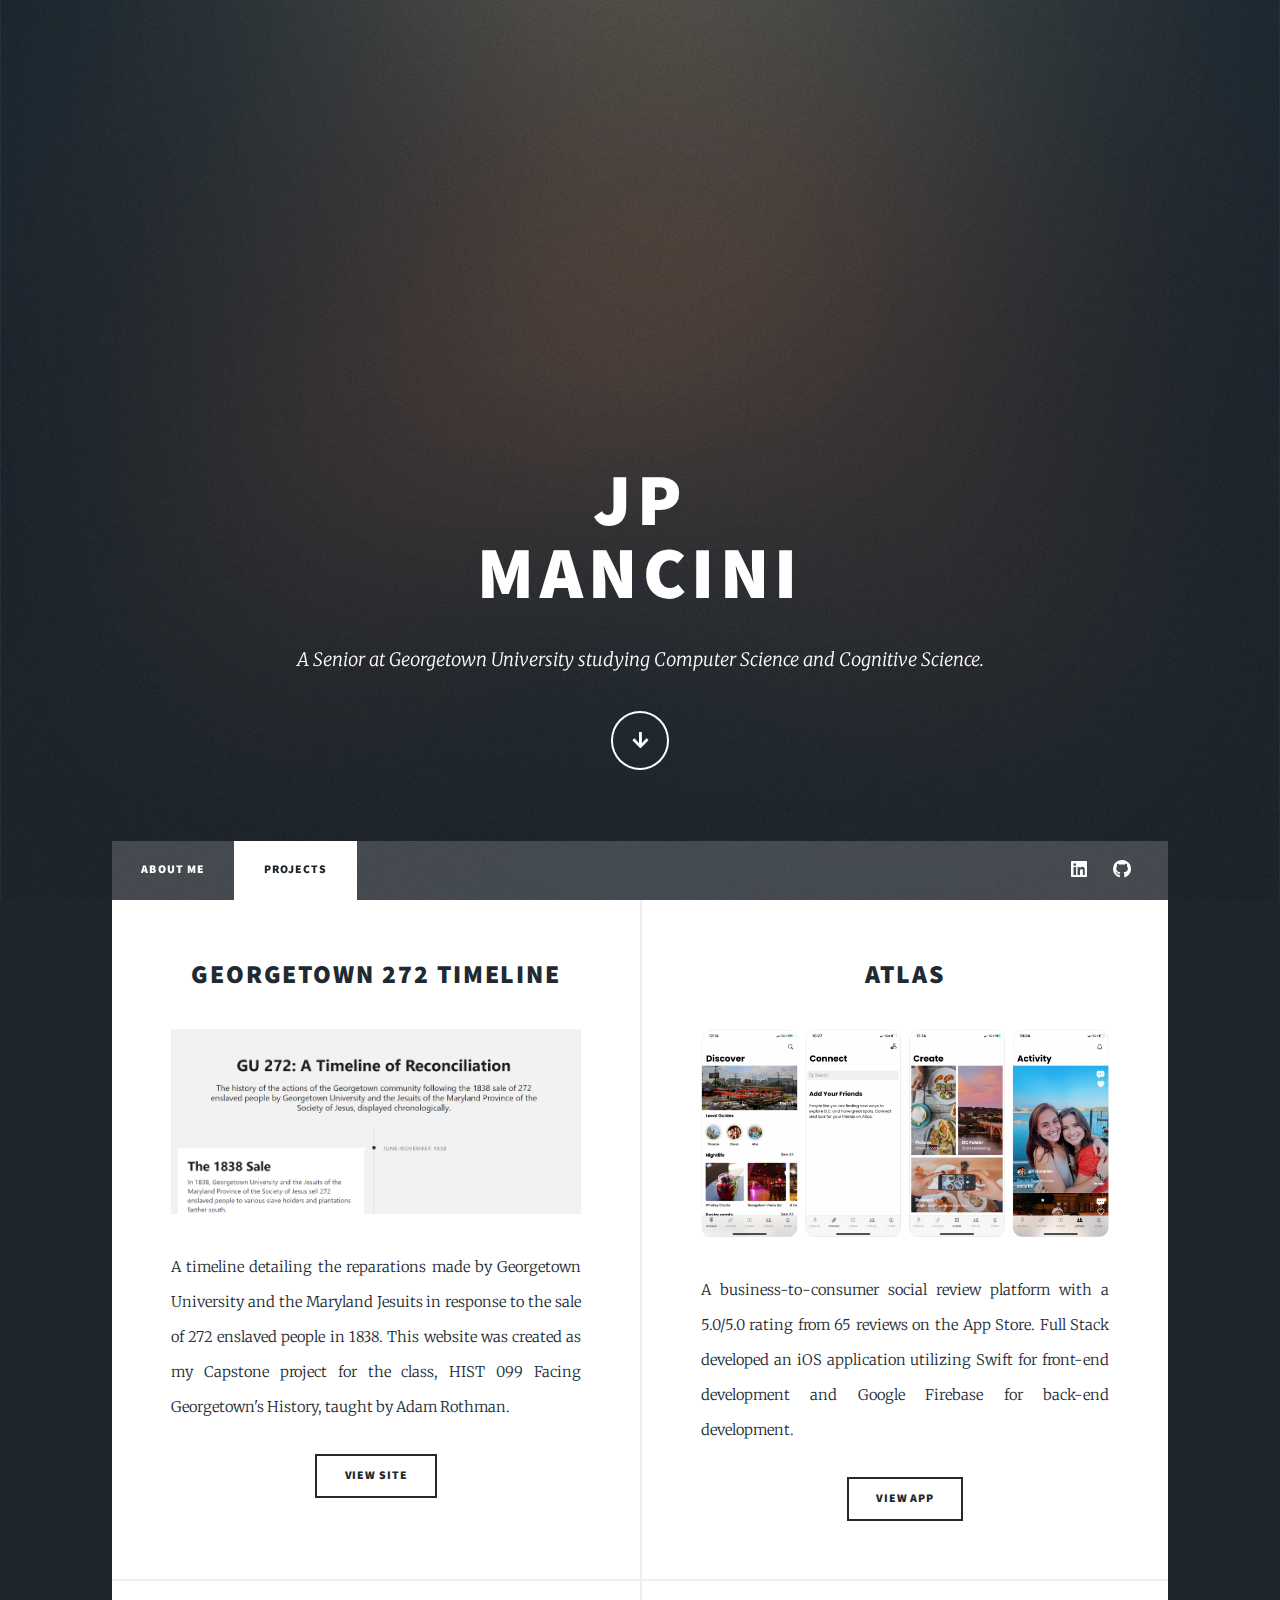
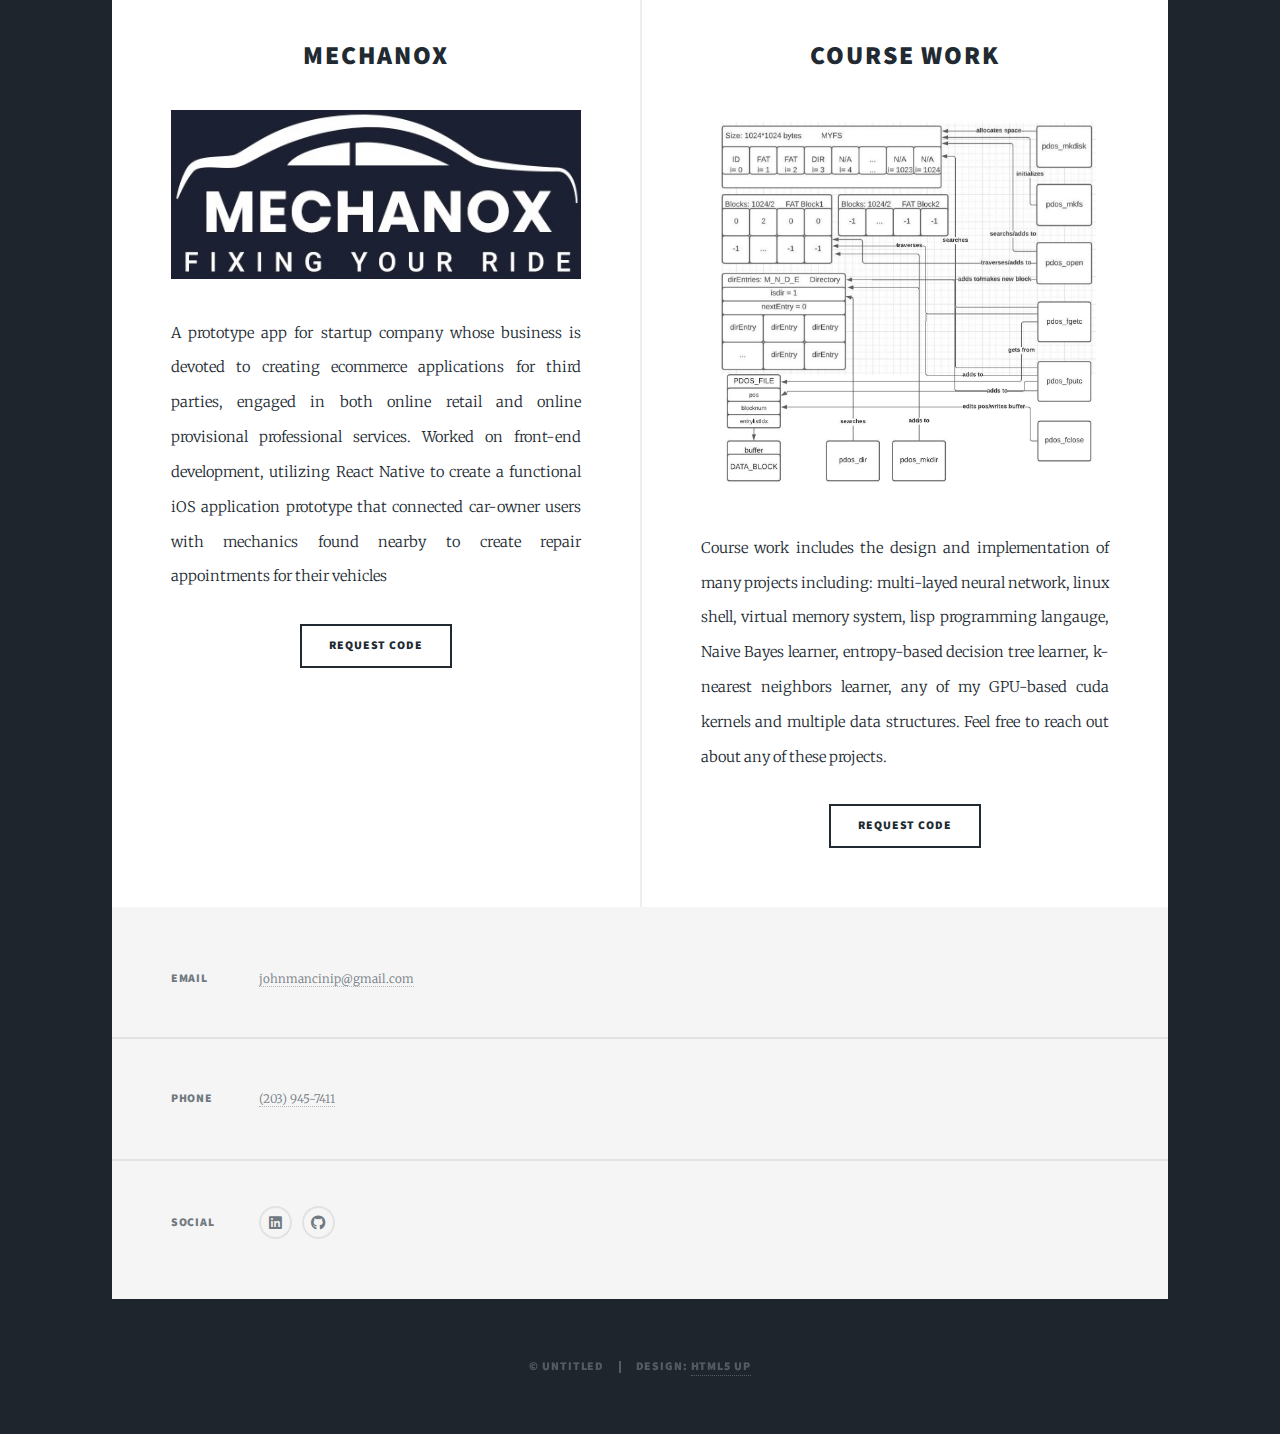
<file: projects.html>
<!DOCTYPE HTML>
<!--
	Massively by HTML5 UP
	html5up.net | @ajlkn
	Free for personal and commercial use under the CCA 3.0 license (html5up.net/license)
-->
<html>
	<head>
		<title>Mancini Portfolio</title>
		<link rel="icon" href="images/logo.png" type="image/x-type">
		<meta charset="utf-8" />
		<meta name="viewport" content="width=device-width, initial-scale=1, user-scalable=no" />
		<link rel="stylesheet" href="assets/css/main.css" />
		<noscript><link rel="stylesheet" href="assets/css/noscript.css" /></noscript>
	</head>
	<body class="is-preload">

		<!-- Wrapper -->
			<div id="wrapper" class="fade-in">

				<!-- Intro -->
					<div id="intro">
						<h1>JP<br />
						Mancini</h1>
						<p>A Senior at Georgetown University studying Computer Science and Cognitive Science.</p>
						<ul class="actions">
							<li><a href="#header" class="button icon solid solo fa-arrow-down scrolly">Continue</a></li>
						</ul>
					</div>

				<!-- Header -->
					<header id="header">
						<a href="index.html" class="logo">JPM</a>
					</header>

				<!-- Nav -->
					<nav id="nav">
						<ul class="links">
							<li><a href="index.html">About Me</a></li>
							<li class="active"><a href="projects.html">Projects</a></li>
						</ul>
						<ul class="icons">
							<li><a href="https://www.linkedin.com/in/john-mancini-b750a8159/" target="_blank" class="icon brands fa-linkedin"><span class="label">LinkedIn</span></a></li>
							<li><a href="https://github.com/jpmancini" target="_blank" class="icon brands fa-github"><span class="label">GitHub</span></a></li>
						</ul>
					</nav>

				<!-- Main -->
					<div id="main">

						<!-- Posts -->
						<section class="posts">
							<!-- Figure out the projects that are most important to you-->
							<!-- 272 Timeline-->
							<article>
								<header>
									<h2><a href="https://timeline.georgetown.domains/" target="_blank" rel="noopener noreferrer">Georgetown 272 Timeline</a></h2>
								</header>
								<a class="image fit"><img src="images/timeline.PNG" alt="" /></a>
								<p>
									A timeline detailing the reparations made by Georgetown University and the Maryland Jesuits in response to 
									the sale of 272 enslaved people in 1838. This website was created as my Capstone project for the class, 
									HIST 099 Facing Georgetown's History, taught by Adam Rothman.	
								</p>
								<ul class="actions special">
									<li><a href="https://timeline.georgetown.domains/" target="_blank" rel="noopener noreferrer" class="button">View Site</a></li>
								</ul>
							</article>

							<!-- Atlas -->
							<article>
								<header>
									<h2><a href="https://apps.apple.com/us/app/atlas-discover-together/id1522325564" target="_blank" rel="noopener noreferrer">Atlas</a></h2>
								</header>
								<a class="image fit"><img src="images/atlas.PNG" alt="" /></a>
								<p>
									A business-to-consumer social review platform with a 5.0/5.0 rating from 65 reviews 
									on the App Store. Full Stack developed an iOS application utilizing Swift for front-end development and 
									Google Firebase for back-end development.
								</p>
								<ul class="actions special">
									<li><a href="https://apps.apple.com/us/app/atlas-discover-together/id1522325564" target="_blank" rel="noopener noreferrer" class="button">View App</a></li>
								</ul>
							</article>

							<!-- Mechanox -->
							<article>
								<header>
									<h2><a href="" target="_blank" rel="noopener noreferrer">Mechanox</a></h2>
								</header>
								<a class="image fit"><img src="images/mechanox.jpg" alt="" /></a>
								<p>
									A prototype app for startup company whose business is devoted to creating ecommerce
									applications for third parties, engaged in both online retail and online provisional professional services.
									Worked on front-end development, utilizing React Native to create a functional iOS application prototype
									that connected car-owner users with mechanics found nearby to create repair appointments for their vehicles
								</p>
								<ul class="actions special">
									<li><a href="mailto:johnmancinip@gmail.com" target="_blank" rel="noopener noreferrer" class="button">Request Code</a></li>
								</ul>
							</article>

							<!-- Course Work -->
							<article>
								<header>
									<h2><a href="" target="_blank" rel="noopener noreferrer">Course Work</a></h2>
								</header>
								<a class="image fit"><img src="images/filesysdiagram.jpeg" alt="" /></a>
								<p>
									Course work includes the design and implementation of many projects including: multi-layed 
									neural network, linux shell, virtual memory system, lisp programming langauge, Naive 
									Bayes learner, entropy-based decision tree learner, k-nearest neighbors learner, any of 
									my GPU-based cuda kernels and multiple data structures.

									Feel free to reach out about any of these projects.
								</p>
								<ul class="actions special">
									<li><a href="mailto:johnmancinip@gmail.com" target="_blank" rel="noopener noreferrer" class="button">Request Code</a></li>
								</ul>
							</article>
						</section>
					</div>

				<!-- Footer -->
					<footer id="footer">
						<section class="split contact">
							<section>
								<h3>Email</h3>
								<p><a href="mailto:johnmancinip@gmail.com">johnmancinip@gmail.com</a></p>
							</section>
							<section>
								<h3>Phone</h3>
								<p><a>(203) 945-7411</a></p>
							</section>
							<section>
								<h3>Social</h3>
								<ul class="icons alt">
									<li><a href="https://www.linkedin.com/in/john-mancini-b750a8159/" target="_blank" class="icon brands fa-linkedin"><span class="label">LinkedIn</span></a></li>
									<li><a href="https://github.com/jpmancini" target="_blank" class="icon brands fa-github"><span class="label">GitHub</span></a></li>
								</ul>
							</section>
						</section>
					</footer>

				<!-- Copyright -->
					<div id="copyright">
						<ul><li>&copy; Untitled</li><li>Design: <a href="https://html5up.net">HTML5 UP</a></li></ul>
					</div>

			</div>

		<!-- Scripts -->
			<script src="assets/js/jquery.min.js"></script>
			<script src="assets/js/jquery.scrollex.min.js"></script>
			<script src="assets/js/jquery.scrolly.min.js"></script>
			<script src="assets/js/browser.min.js"></script>
			<script src="assets/js/breakpoints.min.js"></script>
			<script src="assets/js/util.js"></script>
			<script src="assets/js/main.js"></script>

	</body>
</html>
</file>
<file: assets/css/main.css>
@import url(fontawesome-all.min.css);
@import url("https://fonts.googleapis.com/css?family=Merriweather:300,700,300italic,700italic|Source+Sans+Pro:900");

/*
	Massively by HTML5 UP
	html5up.net | @ajlkn
	Free for personal and commercial use under the CCA 3.0 license (html5up.net/license)
*/

html, body, div, span, applet, object,
iframe, h1, h2, h3, h4, h5, h6, p, blockquote,
pre, a, abbr, acronym, address, big, cite,
code, del, dfn, em, img, ins, kbd, q, s, samp,
small, strike, strong, sub, sup, tt, var, b,
u, i, center, dl, dt, dd, ol, ul, li, fieldset,
form, label, legend, table, caption, tbody,
tfoot, thead, tr, th, td, article, aside,
canvas, details, embed, figure, figcaption,
footer, header, hgroup, menu, nav, output, ruby,
section, summary, time, mark, audio, video {
	margin: 0;
	padding: 0;
	border: 0;
	font-size: 100%;
	font: inherit;
	vertical-align: baseline;}

article, aside, details, figcaption, figure,
footer, header, hgroup, menu, nav, section {
	display: block;}

body {
	line-height: 1;
}

ol, ul {
	list-style: none;
}

blockquote, q {
	quotes: none;
}

	blockquote:before, blockquote:after, q:before, q:after {
		content: '';
		content: none;
	}

table {
	border-collapse: collapse;
	border-spacing: 0;
}

body {
	-webkit-text-size-adjust: none;
}

mark {
	background-color: transparent;
	color: inherit;
}

input::-moz-focus-inner {
	border: 0;
	padding: 0;
}

input, select, textarea {
	-moz-appearance: none;
	-webkit-appearance: none;
	-ms-appearance: none;
	appearance: none;
}

/* Basic */

	@-ms-viewport {
		width: device-width;
	}

	body {
		-ms-overflow-style: scrollbar;
	}

	@media screen and (max-width: 480px) {

		html, body {
			min-width: 320px;
		}

	}

	html {
		box-sizing: border-box;
	}

	*, *:before, *:after {
		box-sizing: inherit;
	}

	body {
		background-color: #1e252d;
	}

		body.is-preload *, body.is-preload *:before, body.is-preload *:after {
			-moz-animation: none !important;
			-webkit-animation: none !important;
			-ms-animation: none !important;
			animation: none !important;
			-moz-transition: none !important;
			-webkit-transition: none !important;
			-ms-transition: none !important;
			transition: none !important;
		}

/* Type */

	html {
		font-size: 16pt;
	}

		@media screen and (max-width: 1680px) {

			html {
				font-size: 12pt;
			}

		}

		@media screen and (max-width: 1280px) {

			html {
				font-size: 11pt;
			}

		}

		@media screen and (max-width: 360px) {

			html {
				font-size: 10pt;
			}

		}

	body {
		color: #212931;
	}

	body, input, select, textarea {
		font-family: "Merriweather", Georgia, serif;
		font-weight: 300;
		font-size: 1rem;
		line-height: 2.375;
	}

	a {
		-moz-transition: color 0.2s ease-in-out, background-color 0.2s ease-in-out, border-color 0.2s ease-in-out, box-shadow 0.2s ease-in-out;
		-webkit-transition: color 0.2s ease-in-out, background-color 0.2s ease-in-out, border-color 0.2s ease-in-out, box-shadow 0.2s ease-in-out;
		-ms-transition: color 0.2s ease-in-out, background-color 0.2s ease-in-out, border-color 0.2s ease-in-out, box-shadow 0.2s ease-in-out;
		transition: color 0.2s ease-in-out, background-color 0.2s ease-in-out, border-color 0.2s ease-in-out, box-shadow 0.2s ease-in-out;
		border-bottom: dotted 1px;
		text-decoration: none;
	}

		a:hover {
			border-bottom-color: transparent;
		}

	strong, b {
		font-weight: 600;
	}

	em, i {
		font-style: italic;
	}

	p {
		text-align: justify;
		margin: 0 0 2rem 0;
	}

	h1, h2, h3, h4, h5, h6 {
		font-family: "Source Sans Pro", Helvetica, sans-serif;
		font-weight: 900;
		line-height: 1.5;
		letter-spacing: 0.075em;
		text-transform: uppercase;
		margin: 0 0 1rem 0;
	}

		h1 a, h2 a, h3 a, h4 a, h5 a, h6 a {
			border-bottom: 0;
			color: inherit;
			text-decoration: none;
		}

	h1 {
		font-size: 4rem;
		line-height: 1.1;
		margin: 0 0 2rem 0;
	}

	h2 {
		font-size: 1.75rem;
		line-height: 1.3;
		margin: 0 0 1.5rem 0;
	}

	h3 {
		font-size: 1.25rem;
		margin: 0 0 1.5rem 0;
	}

	h4 {
		font-size: 1rem;
	}

	h5 {
		font-size: 0.9rem;
	}

	h6 {
		font-size: 0.8rem;
	}

	sub {
		font-size: 0.8rem;
		position: relative;
		top: 0.5rem;
	}

	sup {
		font-size: 0.8rem;
		position: relative;
		top: -0.5rem;
	}

	blockquote {
		border-left: solid 4px;
		font-style: italic;
		margin: 0 0 2rem 0;
		padding: 0.5rem 0 0.5rem 2rem;
	}

	code {
		border: solid 2px;
		font-family: "Courier New", monospace;
		font-size: 0.9rem;
		margin: 0 0.25rem;
		padding: 0.25rem 0.65rem;
	}

	pre {
		-webkit-overflow-scrolling: touch;
		font-family: "Courier New", monospace;
		font-size: 0.9rem;
		margin: 0 0 2rem 0;
	}

		pre code {
			display: block;
			line-height: 1.75;
			padding: 1rem 1.5rem;
			overflow-x: auto;
		}

	hr {
		border: 0;
		border-bottom: solid 2px;
		margin: 3rem 0;
	}

		hr.major {
			margin: 5rem 0;
		}

	.align-left {
		text-align: left;
	}

	.align-center {
		text-align: center;
	}

	.align-right {
		text-align: right;
	}

	input, select, textarea {
		color: #212931;
	}

	a {
		color: #212931;
		border-bottom-color: rgba(33, 41, 49, 0.5);
	}

		a:hover {
			border-bottom-color: transparent;
			color: #18bfef !important;
		}

	strong, b {
		color: #212931;
	}

	h1, h2, h3, h4, h5, h6 {
		color: #212931;
	}

	blockquote {
		border-left-color: #eeeeee;
	}

	code {
		background: rgba(220, 220, 220, 0.25);
		border-color: #eeeeee;
	}

	hr {
		border-bottom-color: #eeeeee;
	}

/* Row */

	.row {
		display: flex;
		flex-wrap: wrap;
		box-sizing: border-box;
		align-items: stretch;
	}

		.row > * {
			box-sizing: border-box;
		}

		.row.gtr-uniform > * > :last-child {
			margin-bottom: 0;
		}

		.row.aln-left {
			justify-content: flex-start;
		}

		.row.aln-center {
			justify-content: center;
		}

		.row.aln-right {
			justify-content: flex-end;
		}

		.row.aln-top {
			align-items: flex-start;
		}

		.row.aln-middle {
			align-items: center;
		}

		.row.aln-bottom {
			align-items: flex-end;
		}

		.row > .imp {
			order: -1;
		}

		.row > .col-1 {
			width: 8.33333%;
		}

		.row > .off-1 {
			margin-left: 8.33333%;
		}

		.row > .col-2 {
			width: 16.66667%;
		}

		.row > .off-2 {
			margin-left: 16.66667%;
		}

		.row > .col-3 {
			width: 25%;
		}

		.row > .off-3 {
			margin-left: 25%;
		}

		.row > .col-4 {
			width: 33.33333%;
		}

		.row > .off-4 {
			margin-left: 33.33333%;
		}

		.row > .col-5 {
			width: 41.66667%;
		}

		.row > .off-5 {
			margin-left: 41.66667%;
		}

		.row > .col-6 {
			width: 50%;
		}

		.row > .off-6 {
			margin-left: 50%;
		}

		.row > .col-7 {
			width: 58.33333%;
		}

		.row > .off-7 {
			margin-left: 58.33333%;
		}

		.row > .col-8 {
			width: 66.66667%;
		}

		.row > .off-8 {
			margin-left: 66.66667%;
		}

		.row > .col-9 {
			width: 75%;
		}

		.row > .off-9 {
			margin-left: 75%;
		}

		.row > .col-10 {
			width: 83.33333%;
		}

		.row > .off-10 {
			margin-left: 83.33333%;
		}

		.row > .col-11 {
			width: 91.66667%;
		}

		.row > .off-11 {
			margin-left: 91.66667%;
		}

		.row > .col-12 {
			width: 100%;
		}

		.row > .off-12 {
			margin-left: 100%;
		}

		.row.gtr-0 {
			margin-top: 0;
			margin-left: 0rem;
		}

			.row.gtr-0 > * {
				padding: 0 0 0 0rem;
			}

			.row.gtr-0.gtr-uniform {
				margin-top: 0rem;
			}

				.row.gtr-0.gtr-uniform > * {
					padding-top: 0rem;
				}

		.row.gtr-25 {
			margin-top: 0;
			margin-left: -0.375rem;
		}

			.row.gtr-25 > * {
				padding: 0 0 0 0.375rem;
			}

			.row.gtr-25.gtr-uniform {
				margin-top: -0.375rem;
			}

				.row.gtr-25.gtr-uniform > * {
					padding-top: 0.375rem;
				}

		.row.gtr-50 {
			margin-top: 0;
			margin-left: -0.75rem;
		}

			.row.gtr-50 > * {
				padding: 0 0 0 0.75rem;
			}

			.row.gtr-50.gtr-uniform {
				margin-top: -0.75rem;
			}

				.row.gtr-50.gtr-uniform > * {
					padding-top: 0.75rem;
				}

		.row {
			margin-top: 0;
			margin-left: -1.5rem;
		}

			.row > * {
				padding: 0 0 0 1.5rem;
			}

			.row.gtr-uniform {
				margin-top: -1.5rem;
			}

				.row.gtr-uniform > * {
					padding-top: 1.5rem;
				}

		.row.gtr-150 {
			margin-top: 0;
			margin-left: -2.25rem;
		}

			.row.gtr-150 > * {
				padding: 0 0 0 2.25rem;
			}

			.row.gtr-150.gtr-uniform {
				margin-top: -2.25rem;
			}

				.row.gtr-150.gtr-uniform > * {
					padding-top: 2.25rem;
				}

		.row.gtr-200 {
			margin-top: 0;
			margin-left: -3rem;
		}

			.row.gtr-200 > * {
				padding: 0 0 0 3rem;
			}

			.row.gtr-200.gtr-uniform {
				margin-top: -3rem;
			}

				.row.gtr-200.gtr-uniform > * {
					padding-top: 3rem;
				}

		@media screen and (max-width: 1680px) {

			.row {
				display: flex;
				flex-wrap: wrap;
				box-sizing: border-box;
				align-items: stretch;
			}

				.row > * {
					box-sizing: border-box;
				}

				.row.gtr-uniform > * > :last-child {
					margin-bottom: 0;
				}

				.row.aln-left {
					justify-content: flex-start;
				}

				.row.aln-center {
					justify-content: center;
				}

				.row.aln-right {
					justify-content: flex-end;
				}

				.row.aln-top {
					align-items: flex-start;
				}

				.row.aln-middle {
					align-items: center;
				}

				.row.aln-bottom {
					align-items: flex-end;
				}

				.row > .imp-xlarge {
					order: -1;
				}

				.row > .col-1-xlarge {
					width: 8.33333%;
				}

				.row > .off-1-xlarge {
					margin-left: 8.33333%;
				}

				.row > .col-2-xlarge {
					width: 16.66667%;
				}

				.row > .off-2-xlarge {
					margin-left: 16.66667%;
				}

				.row > .col-3-xlarge {
					width: 25%;
				}

				.row > .off-3-xlarge {
					margin-left: 25%;
				}

				.row > .col-4-xlarge {
					width: 33.33333%;
				}

				.row > .off-4-xlarge {
					margin-left: 33.33333%;
				}

				.row > .col-5-xlarge {
					width: 41.66667%;
				}

				.row > .off-5-xlarge {
					margin-left: 41.66667%;
				}

				.row > .col-6-xlarge {
					width: 50%;
				}

				.row > .off-6-xlarge {
					margin-left: 50%;
				}

				.row > .col-7-xlarge {
					width: 58.33333%;
				}

				.row > .off-7-xlarge {
					margin-left: 58.33333%;
				}

				.row > .col-8-xlarge {
					width: 66.66667%;
				}

				.row > .off-8-xlarge {
					margin-left: 66.66667%;
				}

				.row > .col-9-xlarge {
					width: 75%;
				}

				.row > .off-9-xlarge {
					margin-left: 75%;
				}

				.row > .col-10-xlarge {
					width: 83.33333%;
				}

				.row > .off-10-xlarge {
					margin-left: 83.33333%;
				}

				.row > .col-11-xlarge {
					width: 91.66667%;
				}

				.row > .off-11-xlarge {
					margin-left: 91.66667%;
				}

				.row > .col-12-xlarge {
					width: 100%;
				}

				.row > .off-12-xlarge {
					margin-left: 100%;
				}

				.row.gtr-0 {
					margin-top: 0;
					margin-left: 0rem;
				}

					.row.gtr-0 > * {
						padding: 0 0 0 0rem;
					}

					.row.gtr-0.gtr-uniform {
						margin-top: 0rem;
					}

						.row.gtr-0.gtr-uniform > * {
							padding-top: 0rem;
						}

				.row.gtr-25 {
					margin-top: 0;
					margin-left: -0.375rem;
				}

					.row.gtr-25 > * {
						padding: 0 0 0 0.375rem;
					}

					.row.gtr-25.gtr-uniform {
						margin-top: -0.375rem;
					}

						.row.gtr-25.gtr-uniform > * {
							padding-top: 0.375rem;
						}

				.row.gtr-50 {
					margin-top: 0;
					margin-left: -0.75rem;
				}

					.row.gtr-50 > * {
						padding: 0 0 0 0.75rem;
					}

					.row.gtr-50.gtr-uniform {
						margin-top: -0.75rem;
					}

						.row.gtr-50.gtr-uniform > * {
							padding-top: 0.75rem;
						}

				.row {
					margin-top: 0;
					margin-left: -1.5rem;
				}

					.row > * {
						padding: 0 0 0 1.5rem;
					}

					.row.gtr-uniform {
						margin-top: -1.5rem;
					}

						.row.gtr-uniform > * {
							padding-top: 1.5rem;
						}

				.row.gtr-150 {
					margin-top: 0;
					margin-left: -2.25rem;
				}

					.row.gtr-150 > * {
						padding: 0 0 0 2.25rem;
					}

					.row.gtr-150.gtr-uniform {
						margin-top: -2.25rem;
					}

						.row.gtr-150.gtr-uniform > * {
							padding-top: 2.25rem;
						}

				.row.gtr-200 {
					margin-top: 0;
					margin-left: -3rem;
				}

					.row.gtr-200 > * {
						padding: 0 0 0 3rem;
					}

					.row.gtr-200.gtr-uniform {
						margin-top: -3rem;
					}

						.row.gtr-200.gtr-uniform > * {
							padding-top: 3rem;
						}

		}

		@media screen and (max-width: 1280px) {

			.row {
				display: flex;
				flex-wrap: wrap;
				box-sizing: border-box;
				align-items: stretch;
			}

				.row > * {
					box-sizing: border-box;
				}

				.row.gtr-uniform > * > :last-child {
					margin-bottom: 0;
				}

				.row.aln-left {
					justify-content: flex-start;
				}

				.row.aln-center {
					justify-content: center;
				}

				.row.aln-right {
					justify-content: flex-end;
				}

				.row.aln-top {
					align-items: flex-start;
				}

				.row.aln-middle {
					align-items: center;
				}

				.row.aln-bottom {
					align-items: flex-end;
				}

				.row > .imp-large {
					order: -1;
				}

				.row > .col-1-large {
					width: 8.33333%;
				}

				.row > .off-1-large {
					margin-left: 8.33333%;
				}

				.row > .col-2-large {
					width: 16.66667%;
				}

				.row > .off-2-large {
					margin-left: 16.66667%;
				}

				.row > .col-3-large {
					width: 25%;
				}

				.row > .off-3-large {
					margin-left: 25%;
				}

				.row > .col-4-large {
					width: 33.33333%;
				}

				.row > .off-4-large {
					margin-left: 33.33333%;
				}

				.row > .col-5-large {
					width: 41.66667%;
				}

				.row > .off-5-large {
					margin-left: 41.66667%;
				}

				.row > .col-6-large {
					width: 50%;
				}

				.row > .off-6-large {
					margin-left: 50%;
				}

				.row > .col-7-large {
					width: 58.33333%;
				}

				.row > .off-7-large {
					margin-left: 58.33333%;
				}

				.row > .col-8-large {
					width: 66.66667%;
				}

				.row > .off-8-large {
					margin-left: 66.66667%;
				}

				.row > .col-9-large {
					width: 75%;
				}

				.row > .off-9-large {
					margin-left: 75%;
				}

				.row > .col-10-large {
					width: 83.33333%;
				}

				.row > .off-10-large {
					margin-left: 83.33333%;
				}

				.row > .col-11-large {
					width: 91.66667%;
				}

				.row > .off-11-large {
					margin-left: 91.66667%;
				}

				.row > .col-12-large {
					width: 100%;
				}

				.row > .off-12-large {
					margin-left: 100%;
				}

				.row.gtr-0 {
					margin-top: 0;
					margin-left: 0rem;
				}

					.row.gtr-0 > * {
						padding: 0 0 0 0rem;
					}

					.row.gtr-0.gtr-uniform {
						margin-top: 0rem;
					}

						.row.gtr-0.gtr-uniform > * {
							padding-top: 0rem;
						}

				.row.gtr-25 {
					margin-top: 0;
					margin-left: -0.375rem;
				}

					.row.gtr-25 > * {
						padding: 0 0 0 0.375rem;
					}

					.row.gtr-25.gtr-uniform {
						margin-top: -0.375rem;
					}

						.row.gtr-25.gtr-uniform > * {
							padding-top: 0.375rem;
						}

				.row.gtr-50 {
					margin-top: 0;
					margin-left: -0.75rem;
				}

					.row.gtr-50 > * {
						padding: 0 0 0 0.75rem;
					}

					.row.gtr-50.gtr-uniform {
						margin-top: -0.75rem;
					}

						.row.gtr-50.gtr-uniform > * {
							padding-top: 0.75rem;
						}

				.row {
					margin-top: 0;
					margin-left: -1.5rem;
				}

					.row > * {
						padding: 0 0 0 1.5rem;
					}

					.row.gtr-uniform {
						margin-top: -1.5rem;
					}

						.row.gtr-uniform > * {
							padding-top: 1.5rem;
						}

				.row.gtr-150 {
					margin-top: 0;
					margin-left: -2.25rem;
				}

					.row.gtr-150 > * {
						padding: 0 0 0 2.25rem;
					}

					.row.gtr-150.gtr-uniform {
						margin-top: -2.25rem;
					}

						.row.gtr-150.gtr-uniform > * {
							padding-top: 2.25rem;
						}

				.row.gtr-200 {
					margin-top: 0;
					margin-left: -3rem;
				}

					.row.gtr-200 > * {
						padding: 0 0 0 3rem;
					}

					.row.gtr-200.gtr-uniform {
						margin-top: -3rem;
					}

						.row.gtr-200.gtr-uniform > * {
							padding-top: 3rem;
						}

		}

		@media screen and (max-width: 980px) {

			.row {
				display: flex;
				flex-wrap: wrap;
				box-sizing: border-box;
				align-items: stretch;
			}

				.row > * {
					box-sizing: border-box;
				}

				.row.gtr-uniform > * > :last-child {
					margin-bottom: 0;
				}

				.row.aln-left {
					justify-content: flex-start;
				}

				.row.aln-center {
					justify-content: center;
				}

				.row.aln-right {
					justify-content: flex-end;
				}

				.row.aln-top {
					align-items: flex-start;
				}

				.row.aln-middle {
					align-items: center;
				}

				.row.aln-bottom {
					align-items: flex-end;
				}

				.row > .imp-medium {
					order: -1;
				}

				.row > .col-1-medium {
					width: 8.33333%;
				}

				.row > .off-1-medium {
					margin-left: 8.33333%;
				}

				.row > .col-2-medium {
					width: 16.66667%;
				}

				.row > .off-2-medium {
					margin-left: 16.66667%;
				}

				.row > .col-3-medium {
					width: 25%;
				}

				.row > .off-3-medium {
					margin-left: 25%;
				}

				.row > .col-4-medium {
					width: 33.33333%;
				}

				.row > .off-4-medium {
					margin-left: 33.33333%;
				}

				.row > .col-5-medium {
					width: 41.66667%;
				}

				.row > .off-5-medium {
					margin-left: 41.66667%;
				}

				.row > .col-6-medium {
					width: 50%;
				}

				.row > .off-6-medium {
					margin-left: 50%;
				}

				.row > .col-7-medium {
					width: 58.33333%;
				}

				.row > .off-7-medium {
					margin-left: 58.33333%;
				}

				.row > .col-8-medium {
					width: 66.66667%;
				}

				.row > .off-8-medium {
					margin-left: 66.66667%;
				}

				.row > .col-9-medium {
					width: 75%;
				}

				.row > .off-9-medium {
					margin-left: 75%;
				}

				.row > .col-10-medium {
					width: 83.33333%;
				}

				.row > .off-10-medium {
					margin-left: 83.33333%;
				}

				.row > .col-11-medium {
					width: 91.66667%;
				}

				.row > .off-11-medium {
					margin-left: 91.66667%;
				}

				.row > .col-12-medium {
					width: 100%;
				}

				.row > .off-12-medium {
					margin-left: 100%;
				}

				.row.gtr-0 {
					margin-top: 0;
					margin-left: 0rem;
				}

					.row.gtr-0 > * {
						padding: 0 0 0 0rem;
					}

					.row.gtr-0.gtr-uniform {
						margin-top: 0rem;
					}

						.row.gtr-0.gtr-uniform > * {
							padding-top: 0rem;
						}

				.row.gtr-25 {
					margin-top: 0;
					margin-left: -0.375rem;
				}

					.row.gtr-25 > * {
						padding: 0 0 0 0.375rem;
					}

					.row.gtr-25.gtr-uniform {
						margin-top: -0.375rem;
					}

						.row.gtr-25.gtr-uniform > * {
							padding-top: 0.375rem;
						}

				.row.gtr-50 {
					margin-top: 0;
					margin-left: -0.75rem;
				}

					.row.gtr-50 > * {
						padding: 0 0 0 0.75rem;
					}

					.row.gtr-50.gtr-uniform {
						margin-top: -0.75rem;
					}

						.row.gtr-50.gtr-uniform > * {
							padding-top: 0.75rem;
						}

				.row {
					margin-top: 0;
					margin-left: -1.5rem;
				}

					.row > * {
						padding: 0 0 0 1.5rem;
					}

					.row.gtr-uniform {
						margin-top: -1.5rem;
					}

						.row.gtr-uniform > * {
							padding-top: 1.5rem;
						}

				.row.gtr-150 {
					margin-top: 0;
					margin-left: -2.25rem;
				}

					.row.gtr-150 > * {
						padding: 0 0 0 2.25rem;
					}

					.row.gtr-150.gtr-uniform {
						margin-top: -2.25rem;
					}

						.row.gtr-150.gtr-uniform > * {
							padding-top: 2.25rem;
						}

				.row.gtr-200 {
					margin-top: 0;
					margin-left: -3rem;
				}

					.row.gtr-200 > * {
						padding: 0 0 0 3rem;
					}

					.row.gtr-200.gtr-uniform {
						margin-top: -3rem;
					}

						.row.gtr-200.gtr-uniform > * {
							padding-top: 3rem;
						}

		}

		@media screen and (max-width: 736px) {

			.row {
				display: flex;
				flex-wrap: wrap;
				box-sizing: border-box;
				align-items: stretch;
			}

				.row > * {
					box-sizing: border-box;
				}

				.row.gtr-uniform > * > :last-child {
					margin-bottom: 0;
				}

				.row.aln-left {
					justify-content: flex-start;
				}

				.row.aln-center {
					justify-content: center;
				}

				.row.aln-right {
					justify-content: flex-end;
				}

				.row.aln-top {
					align-items: flex-start;
				}

				.row.aln-middle {
					align-items: center;
				}

				.row.aln-bottom {
					align-items: flex-end;
				}

				.row > .imp-small {
					order: -1;
				}

				.row > .col-1-small {
					width: 8.33333%;
				}

				.row > .off-1-small {
					margin-left: 8.33333%;
				}

				.row > .col-2-small {
					width: 16.66667%;
				}

				.row > .off-2-small {
					margin-left: 16.66667%;
				}

				.row > .col-3-small {
					width: 25%;
				}

				.row > .off-3-small {
					margin-left: 25%;
				}

				.row > .col-4-small {
					width: 33.33333%;
				}

				.row > .off-4-small {
					margin-left: 33.33333%;
				}

				.row > .col-5-small {
					width: 41.66667%;
				}

				.row > .off-5-small {
					margin-left: 41.66667%;
				}

				.row > .col-6-small {
					width: 50%;
				}

				.row > .off-6-small {
					margin-left: 50%;
				}

				.row > .col-7-small {
					width: 58.33333%;
				}

				.row > .off-7-small {
					margin-left: 58.33333%;
				}

				.row > .col-8-small {
					width: 66.66667%;
				}

				.row > .off-8-small {
					margin-left: 66.66667%;
				}

				.row > .col-9-small {
					width: 75%;
				}

				.row > .off-9-small {
					margin-left: 75%;
				}

				.row > .col-10-small {
					width: 83.33333%;
				}

				.row > .off-10-small {
					margin-left: 83.33333%;
				}

				.row > .col-11-small {
					width: 91.66667%;
				}

				.row > .off-11-small {
					margin-left: 91.66667%;
				}

				.row > .col-12-small {
					width: 100%;
				}

				.row > .off-12-small {
					margin-left: 100%;
				}

				.row.gtr-0 {
					margin-top: 0;
					margin-left: 0rem;
				}

					.row.gtr-0 > * {
						padding: 0 0 0 0rem;
					}

					.row.gtr-0.gtr-uniform {
						margin-top: 0rem;
					}

						.row.gtr-0.gtr-uniform > * {
							padding-top: 0rem;
						}

				.row.gtr-25 {
					margin-top: 0;
					margin-left: -0.375rem;
				}

					.row.gtr-25 > * {
						padding: 0 0 0 0.375rem;
					}

					.row.gtr-25.gtr-uniform {
						margin-top: -0.375rem;
					}

						.row.gtr-25.gtr-uniform > * {
							padding-top: 0.375rem;
						}

				.row.gtr-50 {
					margin-top: 0;
					margin-left: -0.75rem;
				}

					.row.gtr-50 > * {
						padding: 0 0 0 0.75rem;
					}

					.row.gtr-50.gtr-uniform {
						margin-top: -0.75rem;
					}

						.row.gtr-50.gtr-uniform > * {
							padding-top: 0.75rem;
						}

				.row {
					margin-top: 0;
					margin-left: -1.5rem;
				}

					.row > * {
						padding: 0 0 0 1.5rem;
					}

					.row.gtr-uniform {
						margin-top: -1.5rem;
					}

						.row.gtr-uniform > * {
							padding-top: 1.5rem;
						}

				.row.gtr-150 {
					margin-top: 0;
					margin-left: -2.25rem;
				}

					.row.gtr-150 > * {
						padding: 0 0 0 2.25rem;
					}

					.row.gtr-150.gtr-uniform {
						margin-top: -2.25rem;
					}

						.row.gtr-150.gtr-uniform > * {
							padding-top: 2.25rem;
						}

				.row.gtr-200 {
					margin-top: 0;
					margin-left: -3rem;
				}

					.row.gtr-200 > * {
						padding: 0 0 0 3rem;
					}

					.row.gtr-200.gtr-uniform {
						margin-top: -3rem;
					}

						.row.gtr-200.gtr-uniform > * {
							padding-top: 3rem;
						}

		}

		@media screen and (max-width: 480px) {

			.row {
				display: flex;
				flex-wrap: wrap;
				box-sizing: border-box;
				align-items: stretch;
			}

				.row > * {
					box-sizing: border-box;
				}

				.row.gtr-uniform > * > :last-child {
					margin-bottom: 0;
				}

				.row.aln-left {
					justify-content: flex-start;
				}

				.row.aln-center {
					justify-content: center;
				}

				.row.aln-right {
					justify-content: flex-end;
				}

				.row.aln-top {
					align-items: flex-start;
				}

				.row.aln-middle {
					align-items: center;
				}

				.row.aln-bottom {
					align-items: flex-end;
				}

				.row > .imp-xsmall {
					order: -1;
				}

				.row > .col-1-xsmall {
					width: 8.33333%;
				}

				.row > .off-1-xsmall {
					margin-left: 8.33333%;
				}

				.row > .col-2-xsmall {
					width: 16.66667%;
				}

				.row > .off-2-xsmall {
					margin-left: 16.66667%;
				}

				.row > .col-3-xsmall {
					width: 25%;
				}

				.row > .off-3-xsmall {
					margin-left: 25%;
				}

				.row > .col-4-xsmall {
					width: 33.33333%;
				}

				.row > .off-4-xsmall {
					margin-left: 33.33333%;
				}

				.row > .col-5-xsmall {
					width: 41.66667%;
				}

				.row > .off-5-xsmall {
					margin-left: 41.66667%;
				}

				.row > .col-6-xsmall {
					width: 50%;
				}

				.row > .off-6-xsmall {
					margin-left: 50%;
				}

				.row > .col-7-xsmall {
					width: 58.33333%;
				}

				.row > .off-7-xsmall {
					margin-left: 58.33333%;
				}

				.row > .col-8-xsmall {
					width: 66.66667%;
				}

				.row > .off-8-xsmall {
					margin-left: 66.66667%;
				}

				.row > .col-9-xsmall {
					width: 75%;
				}

				.row > .off-9-xsmall {
					margin-left: 75%;
				}

				.row > .col-10-xsmall {
					width: 83.33333%;
				}

				.row > .off-10-xsmall {
					margin-left: 83.33333%;
				}

				.row > .col-11-xsmall {
					width: 91.66667%;
				}

				.row > .off-11-xsmall {
					margin-left: 91.66667%;
				}

				.row > .col-12-xsmall {
					width: 100%;
				}

				.row > .off-12-xsmall {
					margin-left: 100%;
				}

				.row.gtr-0 {
					margin-top: 0;
					margin-left: 0rem;
				}

					.row.gtr-0 > * {
						padding: 0 0 0 0rem;
					}

					.row.gtr-0.gtr-uniform {
						margin-top: 0rem;
					}

						.row.gtr-0.gtr-uniform > * {
							padding-top: 0rem;
						}

				.row.gtr-25 {
					margin-top: 0;
					margin-left: -0.375rem;
				}

					.row.gtr-25 > * {
						padding: 0 0 0 0.375rem;
					}

					.row.gtr-25.gtr-uniform {
						margin-top: -0.375rem;
					}

						.row.gtr-25.gtr-uniform > * {
							padding-top: 0.375rem;
						}

				.row.gtr-50 {
					margin-top: 0;
					margin-left: -0.75rem;
				}

					.row.gtr-50 > * {
						padding: 0 0 0 0.75rem;
					}

					.row.gtr-50.gtr-uniform {
						margin-top: -0.75rem;
					}

						.row.gtr-50.gtr-uniform > * {
							padding-top: 0.75rem;
						}

				.row {
					margin-top: 0;
					margin-left: -1.5rem;
				}

					.row > * {
						padding: 0 0 0 1.5rem;
					}

					.row.gtr-uniform {
						margin-top: -1.5rem;
					}

						.row.gtr-uniform > * {
							padding-top: 1.5rem;
						}

				.row.gtr-150 {
					margin-top: 0;
					margin-left: -2.25rem;
				}

					.row.gtr-150 > * {
						padding: 0 0 0 2.25rem;
					}

					.row.gtr-150.gtr-uniform {
						margin-top: -2.25rem;
					}

						.row.gtr-150.gtr-uniform > * {
							padding-top: 2.25rem;
						}

				.row.gtr-200 {
					margin-top: 0;
					margin-left: -3rem;
				}

					.row.gtr-200 > * {
						padding: 0 0 0 3rem;
					}

					.row.gtr-200.gtr-uniform {
						margin-top: -3rem;
					}

						.row.gtr-200.gtr-uniform > * {
							padding-top: 3rem;
						}

		}

		@media screen and (max-width: 360px) {

			.row {
				display: flex;
				flex-wrap: wrap;
				box-sizing: border-box;
				align-items: stretch;
			}

				.row > * {
					box-sizing: border-box;
				}

				.row.gtr-uniform > * > :last-child {
					margin-bottom: 0;
				}

				.row.aln-left {
					justify-content: flex-start;
				}

				.row.aln-center {
					justify-content: center;
				}

				.row.aln-right {
					justify-content: flex-end;
				}

				.row.aln-top {
					align-items: flex-start;
				}

				.row.aln-middle {
					align-items: center;
				}

				.row.aln-bottom {
					align-items: flex-end;
				}

				.row > .imp-xxsmall {
					order: -1;
				}

				.row > .col-1-xxsmall {
					width: 8.33333%;
				}

				.row > .off-1-xxsmall {
					margin-left: 8.33333%;
				}

				.row > .col-2-xxsmall {
					width: 16.66667%;
				}

				.row > .off-2-xxsmall {
					margin-left: 16.66667%;
				}

				.row > .col-3-xxsmall {
					width: 25%;
				}

				.row > .off-3-xxsmall {
					margin-left: 25%;
				}

				.row > .col-4-xxsmall {
					width: 33.33333%;
				}

				.row > .off-4-xxsmall {
					margin-left: 33.33333%;
				}

				.row > .col-5-xxsmall {
					width: 41.66667%;
				}

				.row > .off-5-xxsmall {
					margin-left: 41.66667%;
				}

				.row > .col-6-xxsmall {
					width: 50%;
				}

				.row > .off-6-xxsmall {
					margin-left: 50%;
				}

				.row > .col-7-xxsmall {
					width: 58.33333%;
				}

				.row > .off-7-xxsmall {
					margin-left: 58.33333%;
				}

				.row > .col-8-xxsmall {
					width: 66.66667%;
				}

				.row > .off-8-xxsmall {
					margin-left: 66.66667%;
				}

				.row > .col-9-xxsmall {
					width: 75%;
				}

				.row > .off-9-xxsmall {
					margin-left: 75%;
				}

				.row > .col-10-xxsmall {
					width: 83.33333%;
				}

				.row > .off-10-xxsmall {
					margin-left: 83.33333%;
				}

				.row > .col-11-xxsmall {
					width: 91.66667%;
				}

				.row > .off-11-xxsmall {
					margin-left: 91.66667%;
				}

				.row > .col-12-xxsmall {
					width: 100%;
				}

				.row > .off-12-xxsmall {
					margin-left: 100%;
				}

				.row.gtr-0 {
					margin-top: 0;
					margin-left: 0rem;
				}

					.row.gtr-0 > * {
						padding: 0 0 0 0rem;
					}

					.row.gtr-0.gtr-uniform {
						margin-top: 0rem;
					}

						.row.gtr-0.gtr-uniform > * {
							padding-top: 0rem;
						}

				.row.gtr-25 {
					margin-top: 0;
					margin-left: -0.375rem;
				}

					.row.gtr-25 > * {
						padding: 0 0 0 0.375rem;
					}

					.row.gtr-25.gtr-uniform {
						margin-top: -0.375rem;
					}

						.row.gtr-25.gtr-uniform > * {
							padding-top: 0.375rem;
						}

				.row.gtr-50 {
					margin-top: 0;
					margin-left: -0.75rem;
				}

					.row.gtr-50 > * {
						padding: 0 0 0 0.75rem;
					}

					.row.gtr-50.gtr-uniform {
						margin-top: -0.75rem;
					}

						.row.gtr-50.gtr-uniform > * {
							padding-top: 0.75rem;
						}

				.row {
					margin-top: 0;
					margin-left: -1.5rem;
				}

					.row > * {
						padding: 0 0 0 1.5rem;
					}

					.row.gtr-uniform {
						margin-top: -1.5rem;
					}

						.row.gtr-uniform > * {
							padding-top: 1.5rem;
						}

				.row.gtr-150 {
					margin-top: 0;
					margin-left: -2.25rem;
				}

					.row.gtr-150 > * {
						padding: 0 0 0 2.25rem;
					}

					.row.gtr-150.gtr-uniform {
						margin-top: -2.25rem;
					}

						.row.gtr-150.gtr-uniform > * {
							padding-top: 2.25rem;
						}

				.row.gtr-200 {
					margin-top: 0;
					margin-left: -3rem;
				}

					.row.gtr-200 > * {
						padding: 0 0 0 3rem;
					}

					.row.gtr-200.gtr-uniform {
						margin-top: -3rem;
					}

						.row.gtr-200.gtr-uniform > * {
							padding-top: 3rem;
						}

		}

/* Box */

	.box {
		border: solid 2px;
		margin-bottom: 2rem;
		padding: 1.5rem;
	}

		.box > :last-child,
		.box > :last-child > :last-child,
		.box > :last-child > :last-child > :last-child {
			margin-bottom: 0;
		}

		.box.alt {
			border: 0;
			border-radius: 0;
			padding: 0;
		}

	.box {
		border-color: #eeeeee;
	}

/* Button */

	input[type="submit"],
	input[type="reset"],
	input[type="button"],
	button,
	.button {
		-moz-appearance: none;
		-webkit-appearance: none;
		-ms-appearance: none;
		appearance: none;
		-moz-transition: background-color 0.2s ease-in-out, box-shadow 0.2s ease-in-out, color 0.2s ease-in-out;
		-webkit-transition: background-color 0.2s ease-in-out, box-shadow 0.2s ease-in-out, color 0.2s ease-in-out;
		-ms-transition: background-color 0.2s ease-in-out, box-shadow 0.2s ease-in-out, color 0.2s ease-in-out;
		transition: background-color 0.2s ease-in-out, box-shadow 0.2s ease-in-out, color 0.2s ease-in-out;
		border: 0;
		border-radius: 0;
		cursor: pointer;
		display: inline-block;
		font-family: "Source Sans Pro", Helvetica, sans-serif;
		font-size: 0.8rem;
		font-weight: 900;
		letter-spacing: 0.075em;
		height: 3rem;
		line-height: 3rem;
		padding: 0 2rem;
		text-align: center;
		text-decoration: none;
		text-transform: uppercase;
		white-space: nowrap;
	}

		input[type="submit"].icon:before,
		input[type="reset"].icon:before,
		input[type="button"].icon:before,
		button.icon:before,
		.button.icon:before {
			margin-right: 0.5rem;
		}

		input[type="submit"].icon.solo,
		input[type="reset"].icon.solo,
		input[type="button"].icon.solo,
		button.icon.solo,
		.button.icon.solo {
			position: relative;
			width: 4rem;
			height: 4rem;
			line-height: 4rem;
			border-radius: 4rem;
			text-indent: 4rem;
			overflow: hidden;
			padding: 0;
			white-space: nowrap;
		}

			input[type="submit"].icon.solo:before,
			input[type="reset"].icon.solo:before,
			input[type="button"].icon.solo:before,
			button.icon.solo:before,
			.button.icon.solo:before {
				position: absolute;
				display: block;
				top: 0;
				left: 0;
				width: inherit;
				height: inherit;
				line-height: inherit;
				font-size: 1.25rem;
				margin-right: 0;
				text-align: center;
				text-indent: 0;
			}

		input[type="submit"].fit,
		input[type="reset"].fit,
		input[type="button"].fit,
		button.fit,
		.button.fit {
			width: 100%;
		}

		input[type="submit"].small,
		input[type="reset"].small,
		input[type="button"].small,
		button.small,
		.button.small {
			font-size: 0.7rem;
			height: 2.5rem;
			line-height: 2.5rem;
			padding: 0 1.5rem;
		}

		input[type="submit"].large,
		input[type="reset"].large,
		input[type="button"].large,
		button.large,
		.button.large {
			font-size: 0.9rem;
			height: 3.5rem;
			line-height: 3.5rem;
			padding: 0 2.75rem;
		}

		@media screen and (max-width: 980px) {

			input[type="submit"],
			input[type="reset"],
			input[type="button"],
			button,
			.button {
				font-size: 0.9rem;
				height: 3.25rem;
				line-height: 3.25rem;
			}

				input[type="submit"].large,
				input[type="reset"].large,
				input[type="button"].large,
				button.large,
				.button.large {
					font-size: 1rem;
					height: 3.75rem;
					line-height: 3.75rem;
				}

		}

		input[type="submit"].disabled, input[type="submit"]:disabled,
		input[type="reset"].disabled,
		input[type="reset"]:disabled,
		input[type="button"].disabled,
		input[type="button"]:disabled,
		button.disabled,
		button:disabled,
		.button.disabled,
		.button:disabled {
			pointer-events: none;
			opacity: 0.25;
		}

	input[type="submit"],
	input[type="reset"],
	input[type="button"],
	button,
	.button {
		background-color: transparent;
		box-shadow: inset 0 0 0 2px #212931;
		color: #212931 !important;
	}

		input[type="submit"]:hover,
		input[type="reset"]:hover,
		input[type="button"]:hover,
		button:hover,
		.button:hover {
			box-shadow: inset 0 0 0 2px #18bfef;
			color: #18bfef !important;
		}

		input[type="submit"].primary,
		input[type="reset"].primary,
		input[type="button"].primary,
		button.primary,
		.button.primary {
			background-color: #212931;
			box-shadow: none;
			color: #ffffff !important;
		}

			input[type="submit"].primary:hover,
			input[type="reset"].primary:hover,
			input[type="button"].primary:hover,
			button.primary:hover,
			.button.primary:hover {
				background-color: #18bfef;
			}

/* Form */

	form {
		margin: 0 0 2rem 0;
	}

		form > :last-child {
			margin-bottom: 0;
		}

		form > .fields {
			display: -moz-flex;
			display: -webkit-flex;
			display: -ms-flex;
			display: flex;
			-moz-flex-wrap: wrap;
			-webkit-flex-wrap: wrap;
			-ms-flex-wrap: wrap;
			flex-wrap: wrap;
			width: calc(100% + 3rem);
			margin: -1.5rem 0 2rem -1.5rem;
		}

			form > .fields > .field {
				-moz-flex-grow: 0;
				-webkit-flex-grow: 0;
				-ms-flex-grow: 0;
				flex-grow: 0;
				-moz-flex-shrink: 0;
				-webkit-flex-shrink: 0;
				-ms-flex-shrink: 0;
				flex-shrink: 0;
				padding: 1.5rem 0 0 1.5rem;
				width: calc(100% - 1.5rem);
			}

				form > .fields > .field.half {
					width: calc(50% - 0.75rem);
				}

				form > .fields > .field.third {
					width: calc(100%/3 - 0.5rem);
				}

				form > .fields > .field.quarter {
					width: calc(25% - 0.375rem);
				}

		@media screen and (max-width: 480px) {

			form > .fields {
				width: calc(100% + 3rem);
				margin: -1.5rem 0 2rem -1.5rem;
			}

				form > .fields > .field {
					padding: 1.5rem 0 0 1.5rem;
					width: calc(100% - 1.5rem);
				}

					form > .fields > .field.half {
						width: calc(100% - 1.5rem);
					}

					form > .fields > .field.third {
						width: calc(100% - 1.5rem);
					}

					form > .fields > .field.quarter {
						width: calc(100% - 1.5rem);
					}

		}

	label {
		display: block;
		font-family: "Source Sans Pro", Helvetica, sans-serif;
		font-weight: 900;
		line-height: 1.5;
		letter-spacing: 0.075em;
		font-size: 0.8rem;
		text-transform: uppercase;
		margin: 0 0 0.75rem 0;
	}

		@media screen and (max-width: 980px) {

			label {
				font-size: 0.9rem;
			}

		}

	input[type="text"],
	input[type="password"],
	input[type="email"],
	select,
	textarea {
		-moz-appearance: none;
		-webkit-appearance: none;
		-ms-appearance: none;
		appearance: none;
		background: transparent;
		border-radius: 0;
		border: solid 2px;
		color: inherit;
		display: block;
		outline: 0;
		padding: 0 1rem;
		text-decoration: none;
		width: 100%;
	}

		input[type="text"]:invalid,
		input[type="password"]:invalid,
		input[type="email"]:invalid,
		select:invalid,
		textarea:invalid {
			box-shadow: none;
		}

	select {
		background-size: 1.25rem;
		background-repeat: no-repeat;
		background-position: calc(100% - 1rem) center;
		height: 3rem;
		padding-right: 3rem;
		text-overflow: ellipsis;
	}

		select:focus::-ms-value {
			background-color: transparent;
		}

		select::-ms-expand {
			display: none;
		}

	input[type="text"],
	input[type="password"],
	input[type="email"],
	select {
		height: 3rem;
	}

	textarea {
		padding: 0.75rem 1rem;
	}

	input[type="checkbox"],
	input[type="radio"] {
		-moz-appearance: none;
		-webkit-appearance: none;
		-ms-appearance: none;
		appearance: none;
		display: block;
		float: left;
		margin-right: -2rem;
		opacity: 0;
		width: 1rem;
		z-index: -1;
	}

		input[type="checkbox"] + label,
		input[type="radio"] + label {
			text-decoration: none;
			cursor: pointer;
			display: inline-block;
			font-size: 1rem;
			letter-spacing: 0;
			font-family: "Merriweather", Georgia, serif;
			text-transform: none;
			font-weight: 300;
			padding-left: 2.8rem;
			padding-right: 1rem;
			position: relative;
		}

			input[type="checkbox"] + label:before,
			input[type="radio"] + label:before {
				-moz-osx-font-smoothing: grayscale;
				-webkit-font-smoothing: antialiased;
				display: inline-block;
				font-style: normal;
				font-variant: normal;
				text-rendering: auto;
				line-height: 1;
				text-transform: none !important;
				font-family: 'Font Awesome 5 Free';
				font-weight: 900;
			}

			input[type="checkbox"] + label:before,
			input[type="radio"] + label:before {
				border-radius: 0;
				border: solid 2px;
				content: '';
				display: inline-block;
				font-size: 0.8rem;
				height: 1.8rem;
				left: 0;
				line-height: 1.65rem;
				position: absolute;
				text-align: center;
				top: -0.125rem;
				width: 1.8rem;
			}

		input[type="checkbox"]:checked + label:before,
		input[type="radio"]:checked + label:before {
			content: '\f00c';
		}

	input[type="checkbox"] + label:before {
		border-radius: 0;
	}

	input[type="radio"] + label:before {
		border-radius: 100%;
	}

	::-webkit-input-placeholder {
		opacity: 1.0;
	}

	:-moz-placeholder {
		opacity: 1.0;
	}

	::-moz-placeholder {
		opacity: 1.0;
	}

	:-ms-input-placeholder {
		opacity: 1.0;
	}

	label {
		color: #212931;
	}

	input[type="text"],
	input[type="password"],
	input[type="email"],
	select,
	textarea {
		border-color: #eeeeee;
	}

		input[type="text"]:focus,
		input[type="password"]:focus,
		input[type="email"]:focus,
		select:focus,
		textarea:focus {
			border-color: #18bfef;
		}

	select {
		background-image: url("data:image/svg+xml;charset=utf8,%3Csvg xmlns='http://www.w3.org/2000/svg' width='40' height='40' preserveAspectRatio='none' viewBox='0 0 40 40'%3E%3Cpath d='M9.4,12.3l10.4,10.4l10.4-10.4c0.2-0.2,0.5-0.4,0.9-0.4c0.3,0,0.6,0.1,0.9,0.4l3.3,3.3c0.2,0.2,0.4,0.5,0.4,0.9 c0,0.4-0.1,0.6-0.4,0.9L20.7,31.9c-0.2,0.2-0.5,0.4-0.9,0.4c-0.3,0-0.6-0.1-0.9-0.4L4.3,17.3c-0.2-0.2-0.4-0.5-0.4-0.9 c0-0.4,0.1-0.6,0.4-0.9l3.3-3.3c0.2-0.2,0.5-0.4,0.9-0.4S9.1,12.1,9.4,12.3z' fill='%23eeeeee' /%3E%3C/svg%3E");
	}

		select option {
			background-color: #ffffff;
			color: #212931;
		}

	.select-wrapper:before {
		color: #eeeeee;
	}

	input[type="checkbox"] + label,
	input[type="radio"] + label {
		color: #212931;
	}

		input[type="checkbox"] + label:before,
		input[type="radio"] + label:before {
			border-color: #eeeeee;
		}

	input[type="checkbox"]:checked + label:before,
	input[type="radio"]:checked + label:before {
		background-color: #212931;
		border-color: #212931;
		color: #ffffff;
	}

	input[type="checkbox"]:focus + label:before,
	input[type="radio"]:focus + label:before {
		border-color: #18bfef;
	}

	::-webkit-input-placeholder {
		color: #909498 !important;
	}

	:-moz-placeholder {
		color: #909498 !important;
	}

	::-moz-placeholder {
		color: #909498 !important;
	}

	:-ms-input-placeholder {
		color: #909498 !important;
	}

	.formerize-placeholder {
		color: #909498 !important;
	}

/* Icon */

	.icon {
		text-decoration: none;
		border-bottom: none;
		position: relative;
	}

		.icon:before {
			-moz-osx-font-smoothing: grayscale;
			-webkit-font-smoothing: antialiased;
			display: inline-block;
			font-style: normal;
			font-variant: normal;
			text-rendering: auto;
			line-height: 1;
			text-transform: none !important;
			font-family: 'Font Awesome 5 Free';
			font-weight: 400;
		}

		.icon > .label {
			display: none;
		}

		.icon:before {
			line-height: inherit;
		}

		.icon.solid:before {
			font-weight: 900;
		}

		.icon.brands:before {
			font-family: 'Font Awesome 5 Brands';
		}

/* Image */

	.image {
		border: 0;
		display: inline-block;
		position: relative;
	}

		.image img {
			display: block;
		}

		.image.left, .image.right {
			max-width: 40%;
		}

			.image.left img, .image.right img {
				width: 100%;
			}

		.image.left {
			float: left;
			margin: 0 2rem 2rem 0;
			top: 0.75rem;
		}

		.image.right {
			float: right;
			margin: 0 0 2rem 2rem;
			top: 0.75rem;
		}

		.image.fit {
			display: block;
			margin: 2.5rem 0;
			width: 100%;
		}

			.image.fit:first-child {
				margin-top: 0;
			}

			.image.fit img {
				width: 100%;
			}

		.image.avatar {
			display: block;
			margin: 4rem 0;
			width: 100%;
            border-radius: 50%;
		}

			.image.main:first-child {
				margin-top: 0;
			}

			.image.main img {
				width: 100%;
			}

		@media screen and (max-width: 736px) {

			.image.fit {
				margin: 2rem 0;
			}

			.image.main {
				margin: 2rem 0;
			}

		}

	a.image {
		overflow: hidden;
	}

		a.image img {
			-moz-transition: -moz-transform 0.2s ease-out;
			-webkit-transition: -webkit-transform 0.2s ease-out;
			-ms-transition: -ms-transform 0.2s ease-out;
			transition: transform 0.2s ease-out;
		}

		a.image:hover img {
			-moz-transform: scale(1.05);
			-webkit-transform: scale(1.05);
			-ms-transform: scale(1.05);
			transform: scale(1.05);
		}

/* Actions */

	ul.actions {
		display: -moz-flex;
		display: -webkit-flex;
		display: -ms-flex;
		display: flex;
		cursor: default;
		list-style: none;
		margin-left: -1rem;
		padding-left: 0;
	}

		ul.actions li {
			padding: 0 0 0 1rem;
			vertical-align: middle;
		}

		ul.actions.special {
			-moz-justify-content: center;
			-webkit-justify-content: center;
			-ms-justify-content: center;
			justify-content: center;
			width: 100%;
			margin-left: 0;
		}

			ul.actions.special li:first-child {
				padding-left: 0;
			}

		ul.actions.stacked {
			-moz-flex-direction: column;
			-webkit-flex-direction: column;
			-ms-flex-direction: column;
			flex-direction: column;
			margin-left: 0;
		}

			ul.actions.stacked li {
				padding: 1.3rem 0 0 0;
			}

				ul.actions.stacked li:first-child {
					padding-top: 0;
				}

		ul.actions.fit {
			width: calc(100% + 1rem);
		}

			ul.actions.fit li {
				-moz-flex-grow: 1;
				-webkit-flex-grow: 1;
				-ms-flex-grow: 1;
				flex-grow: 1;
				-moz-flex-shrink: 1;
				-webkit-flex-shrink: 1;
				-ms-flex-shrink: 1;
				flex-shrink: 1;
				width: 100%;
			}

				ul.actions.fit li > * {
					width: 100%;
				}

			ul.actions.fit.stacked {
				width: 100%;
			}

		@media screen and (max-width: 480px) {

			ul.actions:not(.fixed) {
				-moz-flex-direction: column;
				-webkit-flex-direction: column;
				-ms-flex-direction: column;
				flex-direction: column;
				margin-left: 0;
				width: 100% !important;
			}

				ul.actions:not(.fixed) li {
					-moz-flex-grow: 1;
					-webkit-flex-grow: 1;
					-ms-flex-grow: 1;
					flex-grow: 1;
					-moz-flex-shrink: 1;
					-webkit-flex-shrink: 1;
					-ms-flex-shrink: 1;
					flex-shrink: 1;
					padding: 1rem 0 0 0;
					text-align: center;
					width: 100%;
				}

					ul.actions:not(.fixed) li > * {
						width: 100%;
					}

					ul.actions:not(.fixed) li:first-child {
						padding-top: 0;
					}

					ul.actions:not(.fixed) li input[type="submit"],
					ul.actions:not(.fixed) li input[type="reset"],
					ul.actions:not(.fixed) li input[type="button"],
					ul.actions:not(.fixed) li button,
					ul.actions:not(.fixed) li .button {
						width: 100%;
					}

						ul.actions:not(.fixed) li input[type="submit"].icon:before,
						ul.actions:not(.fixed) li input[type="reset"].icon:before,
						ul.actions:not(.fixed) li input[type="button"].icon:before,
						ul.actions:not(.fixed) li button.icon:before,
						ul.actions:not(.fixed) li .button.icon:before {
							margin-left: -0.5rem;
						}

		}

/* Icons */

	ul.icons {
		cursor: default;
		list-style: none;
		padding-left: 0;
	}

		ul.icons li {
			display: inline-block;
			padding: 0 0.5rem 0 0;
			vertical-align: middle;
		}

			ul.icons li:last-child {
				padding-right: 0;
			}

			ul.icons li .icon:before {
				width: 2.25rem;
				height: 2.25rem;
				line-height: 2.25rem;
				display: inline-block;
				text-align: center;
				border-radius: 100%;
				font-size: 1.25rem;
			}

		ul.icons.alt li .icon:before {
			-moz-transition: color 0.2s ease-in-out, background-color 0.2s ease-in-out, border-color 0.2s ease-in-out, box-shadow 0.2s ease-in-out;
			-webkit-transition: color 0.2s ease-in-out, background-color 0.2s ease-in-out, border-color 0.2s ease-in-out, box-shadow 0.2s ease-in-out;
			-ms-transition: color 0.2s ease-in-out, background-color 0.2s ease-in-out, border-color 0.2s ease-in-out, box-shadow 0.2s ease-in-out;
			transition: color 0.2s ease-in-out, background-color 0.2s ease-in-out, border-color 0.2s ease-in-out, box-shadow 0.2s ease-in-out;
			font-size: 1rem;
		}

/* List */

	ol {
		list-style: decimal;
		margin: 0 0 2rem 0;
		padding-left: 1.25rem;
	}

		ol li {
			padding-left: 0.25rem;
		}

	ul {
		list-style: disc;
		margin: 0 0 2rem 0;
		padding-left: 1rem;
	}

		ul li {
			padding-left: 0.5rem;
		}

		ul.divided {
			list-style: none;
			padding-left: 0;
		}

			ul.divided li {
				border-top: solid 1px;
				padding: 0.5rem 0;
			}

				ul.divided li:first-child {
					border-top: 0;
					padding-top: 0;
				}

	dl {
		margin: 0 0 2rem 0;
	}

		dl dt {
			display: block;
			font-weight: 600;
			margin: 0 0 1rem 0;
		}

		dl dd {
			margin-left: 2rem;
		}

	ul.divided li {
		border-top-color: #eeeeee;
	}

	ul.icons li a.icon:hover:before {
		color: #18bfef;
	}

	ul.icons.alt li .icon:before {
		box-shadow: inset 0 0 0 2px #eeeeee;
	}

	ul.icons.alt li a.icon:hover:before {
		box-shadow: inset 0 0 0 2px #18bfef;
	}

/* Section/Article */

	section.special, article.special {
		text-align: center;
	}

	header {
		cursor: default;
	}

		header > .date {
			display: block;
			font-size: 0.8rem;
			height: 1;
			margin: 0 0 1rem 0;
			position: relative;
		}

		header > p {
			font-style: italic;
		}

		header > h1 + p {
			font-size: 1.1rem;
			margin-top: -0.5rem;
			line-height: 2;
		}

		header > h2 + p {
			font-size: 1rem;
			margin-top: -0.75rem;
		}

		header > h3 + p {
			font-size: 0.9rem;
			margin-top: -0.75rem;
		}

		header > h4 + p {
			font-size: 0.8rem;
			margin-top: -0.75rem;
		}

		header.major {
			margin: 0 8rem 4rem 8rem;
			text-align: center;
		}

			header.major > :last-child {
				margin-bottom: 0;
			}

			header.major > p {
				margin-top: 0;
				text-align: center;
			}

			header.major > .date {
				font-size: 1rem;
				margin: 0 0 4rem 0;
			}

				header.major > .date:before, header.major > .date:after {
					content: '';
					display: block;
					position: absolute;
					top: 50%;
					width: calc(50% - 6rem);
					border-top: solid 2px;
				}

				header.major > .date:before {
					left: 0;
				}

				header.major > .date:after {
					right: 0;
				}

		@media screen and (max-width: 980px) {

			header br {
				display: none;
			}

		}

		@media screen and (max-width: 736px) {

			header.major {
				margin: 0 0 2rem 0;
			}

		}

	header.major .date:before, header.major .date:after {
		border-top-color: #eeeeee;
	}

/* Table */

	.table-wrapper {
		-webkit-overflow-scrolling: touch;
		overflow-x: auto;
	}

	table {
		margin: 0 0 2rem 0;
		width: 100%;
	}

		table tbody tr {
			border: solid 1px;
			border-left: 0;
			border-right: 0;
		}

		table td {
			padding: 0.75rem 0.75rem;
		}

		table th {
			font-family: "Source Sans Pro", Helvetica, sans-serif;
			font-size: 0.8rem;
			font-weight: 900;
			letter-spacing: 0.075em;
			line-height: 1.5;
			padding: 0 0.75rem 0.75rem 0.75rem;
			text-align: left;
			text-transform: uppercase;
		}

			@media screen and (max-width: 980px) {

				table th {
					font-size: 0.9rem;
				}

			}

		table thead {
			border-bottom: solid 2px;
		}

		table tfoot {
			border-top: solid 2px;
		}

		table.alt {
			border-collapse: separate;
		}

			table.alt tbody tr td {
				border: solid 1px;
				border-left-width: 0;
				border-top-width: 0;
			}

				table.alt tbody tr td:first-child {
					border-left-width: 1px;
				}

			table.alt tbody tr:first-child td {
				border-top-width: 1px;
			}

			table.alt thead {
				border-bottom: 0;
			}

			table.alt tfoot {
				border-top: 0;
			}

	table tbody tr {
		border-color: #eeeeee;
	}

		table tbody tr:nth-child(2n + 1) {
			background-color: rgba(220, 220, 220, 0.25);
		}

	table th {
		color: #212931;
	}

	table thead {
		border-bottom-color: #eeeeee;
	}

	table tfoot {
		border-top-color: #eeeeee;
	}

	table.alt tbody tr td {
		border-color: #eeeeee;
	}

/* Pagination */

	.pagination {
		display: -moz-inline-flex;
		display: -webkit-inline-flex;
		display: -ms-inline-flex;
		display: inline-flex;
		-moz-user-select: none;
		-webkit-user-select: none;
		-ms-user-select: none;
		user-select: none;
		cursor: default;
		list-style: none;
		margin: 0 0 2rem 2px;
		padding: 0;
	}

		.pagination a, .pagination span {
			-moz-transition: background-color 0.2s ease-in-out, border-color 0.2s ease-in-out, box-shadow 0.2s ease-in-out, color 0.2s ease-in-out;
			-webkit-transition: background-color 0.2s ease-in-out, border-color 0.2s ease-in-out, box-shadow 0.2s ease-in-out, color 0.2s ease-in-out;
			-ms-transition: background-color 0.2s ease-in-out, border-color 0.2s ease-in-out, box-shadow 0.2s ease-in-out, color 0.2s ease-in-out;
			transition: background-color 0.2s ease-in-out, border-color 0.2s ease-in-out, box-shadow 0.2s ease-in-out, color 0.2s ease-in-out;
			border: solid 2px;
			display: inline-block;
			font-family: "Source Sans Pro", Helvetica, sans-serif;
			font-size: 0.8rem;
			font-weight: 900;
			height: 3rem;
			letter-spacing: 0.075em;
			line-height: calc(3rem - 4px);
			margin-left: -2px;
			min-width: 3rem;
			position: relative;
			text-align: center;
			text-decoration: none;
			text-transform: uppercase;
		}

		.pagination .next, .pagination .previous {
			text-decoration: none;
			padding: 0 1.75rem;
		}

			.pagination .next:before, .pagination .previous:before {
				-moz-osx-font-smoothing: grayscale;
				-webkit-font-smoothing: antialiased;
				display: inline-block;
				font-style: normal;
				font-variant: normal;
				text-rendering: auto;
				line-height: 1;
				text-transform: none !important;
				font-family: 'Font Awesome 5 Free';
				font-weight: 900;
			}

			.pagination .next:before, .pagination .previous:before {
				display: inline-block;
				color: inherit !important;
				line-height: inherit;
			}

		.pagination .previous:before {
			content: '\f104';
			margin-right: 0.9375em;
		}

		.pagination .next:before {
			content: '\f105';
			float: right;
			margin-left: 0.9375em;
		}

		@media screen and (max-width: 980px) {

			.pagination a, .pagination span {
				font-size: 0.9rem;
			}

		}

		@media screen and (max-width: 480px) {

			.pagination .page, .pagination .extra {
				display: none;
			}

		}

	.pagination a, .pagination span {
		border-color: #eeeeee;
	}

	.pagination a {
		color: #212931 !important;
	}

		.pagination a:hover {
			color: #18bfef !important;
			border-color: #18bfef;
			z-index: 1;
		}

			.pagination a:hover + a,
			.pagination a:hover + span {
				border-left-color: #18bfef;
			}

		.pagination a.active {
			background-color: #eeeeee;
		}

	.pagination span {
		color: #eeeeee;
	}

/* Wrapper */

	#wrapper {
		-moz-transition: opacity 0.5s ease;
		-webkit-transition: opacity 0.5s ease;
		-ms-transition: opacity 0.5s ease;
		transition: opacity 0.5s ease;
		position: relative;
		z-index: 1;
		overflow: hidden;
	}

		#wrapper > .bg {
			position: absolute;
			top: 0;
			left: 0;
			width: 100%;
			height: 100%;
			background-color: #212931;
			background-image: url("../../images/overlay.png"), linear-gradient(0deg, rgba(0, 0, 0, 0.1), rgba(0, 0, 0, 0.1)), url("../../images/bg.jpg");
			background-size: auto,								auto,														100% auto;
			background-position: center,								center,														top center;
			background-repeat: repeat,								no-repeat,													no-repeat;
			background-attachment: scroll,								scroll,														scroll;
			z-index: -1;
		}

			#wrapper > .bg.fixed {
				position: fixed;
				width: 100vw;
				height: 100vh;
			}

		#wrapper.fade-in:before {
			pointer-events: none;
			-moz-transition: opacity 1s ease-in-out;
			-webkit-transition: opacity 1s ease-in-out;
			-ms-transition: opacity 1s ease-in-out;
			transition: opacity 1s ease-in-out;
			-moz-transition-delay: 0.75s;
			-webkit-transition-delay: 0.75s;
			-ms-transition-delay: 0.75s;
			transition-delay: 0.75s;
			background: #1e252d;
			content: '';
			display: block;
			height: 100%;
			left: 0;
			opacity: 0;
			position: fixed;
			top: 0;
			width: 100%;
		}

		body.is-preload #wrapper.fade-in:before {
			opacity: 1;
		}

		@media screen and (orientation: portrait) {

			#wrapper > .bg {
				background-size: auto,								auto,														auto 175%;
			}

		}

/* Intro */

	#intro {
		color: #ffffff;
		padding: 8rem 4rem 6rem 4rem ;
		-moz-align-items: center;
		-webkit-align-items: center;
		-ms-align-items: center;
		align-items: center;
		display: -moz-flex;
		display: -webkit-flex;
		display: -ms-flex;
		display: flex;
		-moz-flex-direction: column;
		-webkit-flex-direction: column;
		-ms-flex-direction: column;
		flex-direction: column;
		-moz-justify-content: -moz-flex-end;
		-webkit-justify-content: -webkit-flex-end;
		-ms-justify-content: -ms-flex-end;
		justify-content: flex-end;
		-moz-transition: opacity 1s ease, -moz-transform 1s ease;
		-webkit-transition: opacity 1s ease, -webkit-transform 1s ease;
		-ms-transition: opacity 1s ease, -ms-transform 1s ease;
		transition: opacity 1s ease, transform 1s ease;
		position: relative;
		cursor: default;
		text-align: center;
		z-index: 1;
		min-height: 100vh;
	}

		#intro input, #intro select, #intro textarea {
			color: #ffffff;
		}

		#intro a {
			color: #ffffff;
			border-bottom-color: rgba(255, 255, 255, 0.5);
		}

			#intro a:hover {
				border-bottom-color: transparent;
				color: #18bfef !important;
			}

		#intro strong, #intro b {
			color: #ffffff;
		}

		#intro h1, #intro h2, #intro h3, #intro h4, #intro h5, #intro h6 {
			color: #ffffff;
		}

		#intro blockquote {
			border-left-color: #ffffff;
		}

		#intro code {
			background: rgba(255, 255, 255, 0.075);
			border-color: #ffffff;
		}

		#intro hr {
			border-bottom-color: #ffffff;
		}

		#intro input[type="submit"],
		#intro input[type="reset"],
		#intro input[type="button"],
		#intro button,
		#intro .button {
			background-color: transparent;
			box-shadow: inset 0 0 0 2px #ffffff;
			color: #ffffff !important;
		}

			#intro input[type="submit"]:hover,
			#intro input[type="reset"]:hover,
			#intro input[type="button"]:hover,
			#intro button:hover,
			#intro .button:hover {
				box-shadow: inset 0 0 0 2px #18bfef;
				color: #18bfef !important;
			}

			#intro input[type="submit"].primary,
			#intro input[type="reset"].primary,
			#intro input[type="button"].primary,
			#intro button.primary,
			#intro .button.primary {
				background-color: #ffffff;
				box-shadow: none;
				color: #1e252d !important;
			}

				#intro input[type="submit"].primary:hover,
				#intro input[type="reset"].primary:hover,
				#intro input[type="button"].primary:hover,
				#intro button.primary:hover,
				#intro .button.primary:hover {
					background-color: #18bfef;
				}

		#intro h1 {
			font-size: 5rem;
			line-height: 1;
		}

		#intro p {
			font-size: 1.25rem;
			font-style: italic;
			margin-top: -0.25rem;
			text-align: center;
		}

		#intro + #header {
			margin-top: -20rem;
		}

			#intro + #header .logo {
				-moz-transform: translateY(2rem);
				-webkit-transform: translateY(2rem);
				-ms-transform: translateY(2rem);
				transform: translateY(2rem);
				opacity: 0;
				visibility: hidden;
			}

		#intro.hidden {
			pointer-events: none;
			-moz-transform: translateY(2rem);
			-webkit-transform: translateY(2rem);
			-ms-transform: translateY(2rem);
			transform: translateY(2rem);
			-moz-transition: opacity 0.5s ease, -moz-transform 0.5s ease, visibility 0.5s;
			-webkit-transition: opacity 0.5s ease, -webkit-transform 0.5s ease, visibility 0.5s;
			-ms-transition: opacity 0.5s ease, -ms-transform 0.5s ease, visibility 0.5s;
			transition: opacity 0.5s ease, transform 0.5s ease, visibility 0.5s;
			opacity: 0;
			visibility: hidden;
		}

			#intro.hidden + #header .logo {
				-moz-transform: translateY(0);
				-webkit-transform: translateY(0);
				-ms-transform: translateY(0);
				transform: translateY(0);
				opacity: 1;
				visibility: visible;
			}

		body.is-preload #intro {
			-moz-transform: translateY(2rem);
			-webkit-transform: translateY(2rem);
			-ms-transform: translateY(2rem);
			transform: translateY(2rem);
			opacity: 0;
		}

			body.is-preload #intro:not(.hidden) + #header + #nav {
				-moz-transform: translateY(4rem);
				-webkit-transform: translateY(4rem);
				-ms-transform: translateY(4rem);
				transform: translateY(4rem);
				opacity: 0;
			}

		@media screen and (max-width: 980px) {

			#intro {
				padding: 4rem 4rem 2rem 4rem ;
				min-height: 90vh;
			}

				#intro p br {
					display: none;
				}

				#intro + #header {
					margin-top: -14rem;
				}

		}

		@media screen and (max-width: 736px) {

			#intro {
				padding: 3rem 2rem 1rem 2rem ;
				min-height: 80vh;
			}

				#intro h1 {
					font-size: 3.25rem;
					line-height: 1.1;
					margin-bottom: 1rem;
				}

				#intro p {
					font-size: 1rem;
					margin-top: 0rem;
				}

				#intro .actions {
					display: none;
				}

		}

/* Header */

	#header {
		color: #ffffff;
		-moz-align-items: center;
		-webkit-align-items: center;
		-ms-align-items: center;
		align-items: center;
		display: -moz-flex;
		display: -webkit-flex;
		display: -ms-flex;
		display: flex;
		-moz-flex-direction: column;
		-webkit-flex-direction: column;
		-ms-flex-direction: column;
		flex-direction: column;
		-moz-justify-content: -moz-flex-end;
		-webkit-justify-content: -webkit-flex-end;
		-ms-justify-content: -ms-flex-end;
		justify-content: flex-end;
		pointer-events: none;
		-moz-user-select: none;
		-webkit-user-select: none;
		-ms-user-select: none;
		user-select: none;
		height: 20rem;
		padding-bottom: 8rem;
		position: relative;
		text-align: center;
		z-index: 2;
	}

		#header input, #header select, #header textarea {
			color: #ffffff;
		}

		#header a {
			color: #ffffff;
			border-bottom-color: rgba(255, 255, 255, 0.5);
		}

			#header a:hover {
				border-bottom-color: transparent;
				color: #18bfef !important;
			}

		#header strong, #header b {
			color: #ffffff;
		}

		#header h1, #header h2, #header h3, #header h4, #header h5, #header h6 {
			color: #ffffff;
		}

		#header blockquote {
			border-left-color: #ffffff;
		}

		#header code {
			background: rgba(255, 255, 255, 0.075);
			border-color: #ffffff;
		}

		#header hr {
			border-bottom-color: #ffffff;
		}

		#header .logo {
			-moz-transition: border-color 0.2s ease-in-out, color 0.2s ease-in-out, opacity 0.5s ease, -moz-transform 0.5s ease, visibility 0.5s;
			-webkit-transition: border-color 0.2s ease-in-out, color 0.2s ease-in-out, opacity 0.5s ease, -webkit-transform 0.5s ease, visibility 0.5s;
			-ms-transition: border-color 0.2s ease-in-out, color 0.2s ease-in-out, opacity 0.5s ease, -ms-transform 0.5s ease, visibility 0.5s;
			transition: border-color 0.2s ease-in-out, color 0.2s ease-in-out, opacity 0.5s ease, transform 0.5s ease, visibility 0.5s;
			pointer-events: auto;
			border-style: solid;
			border-color: #ffffff;
			border-width: 5px !important;
			font-family: "Source Sans Pro", Helvetica, sans-serif;
			font-size: 2.25rem;
			font-weight: 900;
			letter-spacing: 0.075em;
			line-height: 1;
			padding: 1rem 1.75rem;
			text-transform: uppercase;
			visibility: visible;
		}

			#header .logo:hover {
				border-color: #18bfef !important;
				color: #18bfef !important;
			}

		@media screen and (max-width: 980px) {

			#header {
				height: 14rem;
				padding-bottom: 4rem;
			}

		}

		@media screen and (max-width: 736px) {

			#header {
				padding-bottom: 3rem;
			}

				#header .logo {
					font-size: 1.75rem;
					border-width: 3px !important;
				}

		}

/* Nav */

	#nav {
		color: #ffffff;
		display: -moz-flex;
		display: -webkit-flex;
		display: -ms-flex;
		display: flex;
		-moz-transition: -moz-transform 1s ease, opacity 1s ease;
		-webkit-transition: -webkit-transform 1s ease, opacity 1s ease;
		-ms-transition: -ms-transform 1s ease, opacity 1s ease;
		transition: transform 1s ease, opacity 1s ease;
		background: rgba(255, 255, 255, 0.175);
		height: 4rem;
		line-height: 4rem;
		margin: -4rem auto 0 auto;
		overflow: hidden;
		padding: 0 2rem 0 0;
		position: relative;
		width: calc(100% - 4rem);
		max-width: 72rem;
		z-index: 2;
	}

		#nav ul.divided li {
			border-top-color: #ffffff;
		}

		#nav ul.icons li a.icon:hover:before {
			color: #18bfef;
		}

		#nav ul.icons.alt li .icon:before {
			box-shadow: inset 0 0 0 2px #ffffff;
		}

		#nav ul.icons.alt li a.icon:hover:before {
			box-shadow: inset 0 0 0 2px #18bfef;
		}

		#nav input, #nav select, #nav textarea {
			color: #ffffff;
		}

		#nav a {
			color: #ffffff;
			border-bottom-color: rgba(255, 255, 255, 0.5);
		}

			#nav a:hover {
				border-bottom-color: transparent;
				color: #18bfef !important;
			}

		#nav strong, #nav b {
			color: #ffffff;
		}

		#nav h1, #nav h2, #nav h3, #nav h4, #nav h5, #nav h6 {
			color: #ffffff;
		}

		#nav blockquote {
			border-left-color: #ffffff;
		}

		#nav code {
			background: rgba(255, 255, 255, 0.075);
			border-color: #ffffff;
		}

		#nav hr {
			border-bottom-color: #ffffff;
		}

		#nav ul.links {
			display: -moz-flex;
			display: -webkit-flex;
			display: -ms-flex;
			display: flex;
			-moz-flex-grow: 1;
			-webkit-flex-grow: 1;
			-ms-flex-grow: 1;
			flex-grow: 1;
			-moz-flex-shrink: 1;
			-webkit-flex-shrink: 1;
			-ms-flex-shrink: 1;
			flex-shrink: 1;
			font-family: "Source Sans Pro", Helvetica, sans-serif;
			font-weight: 900;
			letter-spacing: 0.075em;
			list-style: none;
			margin-bottom: 0;
			padding-left: 0;
			text-transform: uppercase;
		}

			#nav ul.links li {
				display: block;
				padding-left: 0;
			}

				#nav ul.links li a {
					-moz-transition: background-color 0.2s ease-in-out, color 0.2s ease-in-out;
					-webkit-transition: background-color 0.2s ease-in-out, color 0.2s ease-in-out;
					-ms-transition: background-color 0.2s ease-in-out, color 0.2s ease-in-out;
					transition: background-color 0.2s ease-in-out, color 0.2s ease-in-out;
					display: block;
					font-size: 0.8rem;
					outline: none;
					padding: 0 2rem;
				}

					#nav ul.links li a:hover {
						color: inherit !important;
						background-color: rgba(255, 255, 255, 0.1);
					}

				#nav ul.links li.active {
					background-color: #ffffff;
				}

					#nav ul.links li.active a {
						color: #1e252d;
					}

						#nav ul.links li.active a:hover {
							color: #18bfef !important;
						}

		#nav ul.icons {
			-moz-flex-grow: 0;
			-webkit-flex-grow: 0;
			-ms-flex-grow: 0;
			flex-grow: 0;
			-moz-flex-shrink: 0;
			-webkit-flex-shrink: 0;
			-ms-flex-shrink: 0;
			flex-shrink: 0;
			margin-bottom: 0;
		}

		@media screen and (max-width: 980px) {

			#nav {
				display: none;
			}

		}

/* Main */

	#main {
		background-color: #ffffff;
		position: relative;
		margin: 0 auto;
		width: calc(100% - 4rem);
		max-width: 72rem;
		z-index: 2;
	}

		#main > * {
			padding: 4rem 4rem 2rem 4rem ;
			border-top: solid 2px #eeeeee;
			margin: 0;
		}

			#main > *:first-child {
				border-top: 0;
			}

		#main > footer {
			text-align: center;
		}

		#main > .post {
			padding: 8rem 8rem 6rem 8rem ;
		}

			#main > .post header.major > .date {
				margin-top: -2rem;
			}

			#main > .post header.major > h1, #main > .post header.major h2 {
				font-size: 4rem;
				line-height: 1.1;
				margin: 0 0 2rem 0;
			}

			#main > .post.featured {
				text-align: center;
			}

			@media screen and (max-width: 1280px) {

				#main > .post {
					padding: 6rem 4rem 4rem 4rem ;
				}

			}

			@media screen and (max-width: 736px) {

				#main > .post {
					padding: 4rem 2rem 2rem 2rem ;
				}

					#main > .post header.major > .date {
						margin-top: -1rem;
						margin-bottom: 2rem;
					}

					#main > .post header.major > h1, #main > .post header.major h2 {
						font-size: 2.5rem;
						line-height: 1.2;
						margin: 0 0 1.5rem 0;
					}

			}

		#main > .posts {
			display: -moz-flex;
			display: -webkit-flex;
			display: -ms-flex;
			display: flex;
			-moz-flex-wrap: wrap;
			-webkit-flex-wrap: wrap;
			-ms-flex-wrap: wrap;
			flex-wrap: wrap;
			-moz-align-items: -moz-stretch;
			-webkit-align-items: -webkit-stretch;
			-ms-align-items: -ms-stretch;
			align-items: stretch;
			text-align: center;
			width: 100%;
			padding: 0;
		}

			#main > .posts > * {
				-moz-flex-shrink: 1;
				-webkit-flex-shrink: 1;
				-ms-flex-shrink: 1;
				flex-shrink: 1;
				-moz-flex-grow: 0;
				-webkit-flex-grow: 0;
				-ms-flex-grow: 0;
				flex-grow: 0;
			}

			#main > .posts > * {
				width: 50%;
			}

			#main > .posts > * {
				padding: 4rem;
				width: 50%;
			}

			#main > .posts > article {
				border-color: #eeeeee;
				border-left-width: 2px;
				border-style: solid;
				border-top-width: 2px;
				text-align: center;
			}

				#main > .posts > article > :last-child {
					margin-bottom: 0;
				}

				#main > .posts > article:nth-child(2n - 1) {
					border-left-width: 0;
				}

				#main > .posts > article:nth-child(-n + 2) {
					border-top-width: 0;
				}

			@media screen and (max-width: 980px) {

				#main > .posts > * {
					width: 50%;
				}

				#main > .posts > * {
					padding: 2.5rem;
					width: 50%;
				}

			}

			@media screen and (max-width: 736px) {

				#main > .posts > * {
					width: 100%;
				}

				#main > .posts > * {
					padding: 2rem;
					width: 100%;
				}

				#main > .posts > article:nth-child(2n - 1) {
					border-left-width: 2px;
				}

				#main > .posts > article:nth-child(-n + 2) {
					border-top-width: 2px;
				}

				#main > .posts > article:nth-child(n) {
					border-left-width: 0;
				}

				#main > .posts > article:nth-child(-n + 1) {
					border-top-width: 0;
				}

				#main > .posts > article .image {
					max-width: 25rem;
					margin-left: auto;
					margin-right: auto;
				}

			}

		@media screen and (max-width: 736px) {

			#main > * {
				padding: 2rem 2rem 0.1rem 2rem ;
			}

		}

		@media screen and (max-width: 480px) {

			#main {
				width: 100%;
			}

		}

/* Footer */

	#footer {
		color: #717981;
		display: -moz-flex;
		display: -webkit-flex;
		display: -ms-flex;
		display: flex;
		background-color: #f5f5f5;
		color: #909498;
		cursor: default;
		position: relative;
		margin: 0 auto;
		width: calc(100% - 4rem);
		max-width: 72rem;
		z-index: 2;
	}

		#footer input, #footer select, #footer textarea {
			color: #717981;
		}

		#footer a {
			color: #717981;
			border-bottom-color: rgba(113, 121, 129, 0.5);
		}

			#footer a:hover {
				border-bottom-color: transparent;
				color: #18bfef !important;
			}

		#footer strong, #footer b {
			color: #717981;
		}

		#footer h1, #footer h2, #footer h3, #footer h4, #footer h5, #footer h6 {
			color: #717981;
		}

		#footer blockquote {
			border-left-color: #e2e2e2;
		}

		#footer code {
			background: rgba(220, 220, 220, 0.5);
			border-color: #e2e2e2;
		}

		#footer hr {
			border-bottom-color: #e2e2e2;
		}

		#footer .box {
			border-color: #e2e2e2;
		}

		#footer input[type="submit"],
		#footer input[type="reset"],
		#footer input[type="button"],
		#footer button,
		#footer .button {
			background-color: transparent;
			box-shadow: inset 0 0 0 2px #717981;
			color: #717981 !important;
		}

			#footer input[type="submit"]:hover,
			#footer input[type="reset"]:hover,
			#footer input[type="button"]:hover,
			#footer button:hover,
			#footer .button:hover {
				box-shadow: inset 0 0 0 2px #18bfef;
				color: #18bfef !important;
			}

			#footer input[type="submit"].primary,
			#footer input[type="reset"].primary,
			#footer input[type="button"].primary,
			#footer button.primary,
			#footer .button.primary {
				background-color: #717981;
				box-shadow: none;
				color: #f5f5f5 !important;
			}

				#footer input[type="submit"].primary:hover,
				#footer input[type="reset"].primary:hover,
				#footer input[type="button"].primary:hover,
				#footer button.primary:hover,
				#footer .button.primary:hover {
					background-color: #18bfef;
				}

		#footer label {
			color: #717981;
		}

		#footer input[type="text"],
		#footer input[type="password"],
		#footer input[type="email"],
		#footer select,
		#footer textarea {
			border-color: #e2e2e2;
		}

			#footer input[type="text"]:focus,
			#footer input[type="password"]:focus,
			#footer input[type="email"]:focus,
			#footer select:focus,
			#footer textarea:focus {
				border-color: #18bfef;
			}

		#footer select {
			background-image: url("data:image/svg+xml;charset=utf8,%3Csvg xmlns='http://www.w3.org/2000/svg' width='40' height='40' preserveAspectRatio='none' viewBox='0 0 40 40'%3E%3Cpath d='M9.4,12.3l10.4,10.4l10.4-10.4c0.2-0.2,0.5-0.4,0.9-0.4c0.3,0,0.6,0.1,0.9,0.4l3.3,3.3c0.2,0.2,0.4,0.5,0.4,0.9 c0,0.4-0.1,0.6-0.4,0.9L20.7,31.9c-0.2,0.2-0.5,0.4-0.9,0.4c-0.3,0-0.6-0.1-0.9-0.4L4.3,17.3c-0.2-0.2-0.4-0.5-0.4-0.9 c0-0.4,0.1-0.6,0.4-0.9l3.3-3.3c0.2-0.2,0.5-0.4,0.9-0.4S9.1,12.1,9.4,12.3z' fill='%23e2e2e2' /%3E%3C/svg%3E");
		}

			#footer select option {
				background-color: #f5f5f5;
				color: #717981;
			}

		#footer .select-wrapper:before {
			color: #e2e2e2;
		}

		#footer input[type="checkbox"] + label,
		#footer input[type="radio"] + label {
			color: #717981;
		}

			#footer input[type="checkbox"] + label:before,
			#footer input[type="radio"] + label:before {
				border-color: #e2e2e2;
			}

		#footer input[type="checkbox"]:checked + label:before,
		#footer input[type="radio"]:checked + label:before {
			background-color: #717981;
			border-color: #717981;
			color: #f5f5f5;
		}

		#footer input[type="checkbox"]:focus + label:before,
		#footer input[type="radio"]:focus + label:before {
			border-color: #18bfef;
		}

		#footer ::-webkit-input-placeholder {
			color: #b3b7bb !important;
		}

		#footer :-moz-placeholder {
			color: #b3b7bb !important;
		}

		#footer ::-moz-placeholder {
			color: #b3b7bb !important;
		}

		#footer :-ms-input-placeholder {
			color: #b3b7bb !important;
		}

		#footer .formerize-placeholder {
			color: #b3b7bb !important;
		}

		#footer ul.divided li {
			border-top-color: #e2e2e2;
		}

		#footer ul.icons li a.icon:hover:before {
			color: #18bfef;
		}

		#footer ul.icons.alt li .icon:before {
			box-shadow: inset 0 0 0 2px #e2e2e2;
		}

		#footer ul.icons.alt li a.icon:hover:before {
			box-shadow: inset 0 0 0 2px #18bfef;
		}

		#footer header.major .date:before, #footer header.major .date:after {
			border-top-color: #e2e2e2;
		}

		#footer table tbody tr {
			border-color: #e2e2e2;
		}

			#footer table tbody tr:nth-child(2n + 1) {
				background-color: rgba(220, 220, 220, 0.5);
			}

		#footer table th {
			color: #717981;
		}

		#footer table thead {
			border-bottom-color: #e2e2e2;
		}

		#footer table tfoot {
			border-top-color: #e2e2e2;
		}

		#footer table.alt tbody tr td {
			border-color: #e2e2e2;
		}

		#footer .pagination a, #footer .pagination span {
			border-color: #e2e2e2;
		}

		#footer .pagination a {
			color: #717981 !important;
		}

			#footer .pagination a:hover {
				color: #18bfef !important;
				border-color: #18bfef;
				z-index: 1;
			}

				#footer .pagination a:hover + a,
				#footer .pagination a:hover + span {
					border-left-color: #18bfef;
				}

			#footer .pagination a.active {
				background-color: #e2e2e2;
			}

		#footer .pagination span {
			color: #e2e2e2;
		}

		#footer > section {
			-moz-flex-basis: 50%;
			-webkit-flex-basis: 50%;
			-ms-flex-basis: 50%;
			flex-basis: 50%;
			-moz-flex-grow: 1;
			-webkit-flex-grow: 1;
			-ms-flex-grow: 1;
			flex-grow: 1;
			-moz-flex-shrink: 1;
			-webkit-flex-shrink: 1;
			-ms-flex-shrink: 1;
			flex-shrink: 1;
			padding: 4rem 4rem 2rem 4rem ;
			border-left: solid 2px #e2e2e2;
		}

			#footer > section:first-child {
				border-left: 0;
			}

			#footer > section.split {
				display: -moz-flex;
				display: -webkit-flex;
				display: -ms-flex;
				display: flex;
				-moz-flex-direction: column;
				-webkit-flex-direction: column;
				-ms-flex-direction: column;
				flex-direction: column;
				padding: 0;
			}

				#footer > section.split > section {
					padding: 3rem 4rem 1rem 4rem ;
					border-top: solid 2px #e2e2e2;
				}

					#footer > section.split > section:first-child {
						padding: 5rem 4rem 1rem 4rem ;
						border-top: 0;
					}

					#footer > section.split > section:last-child {
						padding: 3rem 4rem 3rem 4rem ;
					}

				#footer > section.split.contact > section {
					display: -moz-flex;
					display: -webkit-flex;
					display: -ms-flex;
					display: flex;
					-moz-align-items: center;
					-webkit-align-items: center;
					-ms-align-items: center;
					align-items: center;
					padding: 3.15rem 4rem;
				}

					#footer > section.split.contact > section > * {
						margin-bottom: 0;
					}

					#footer > section.split.contact > section > :first-child {
						-moz-flex-shrink: 0;
						-webkit-flex-shrink: 0;
						-ms-flex-shrink: 0;
						flex-shrink: 0;
						-moz-flex-grow: 0;
						-webkit-flex-grow: 0;
						-ms-flex-grow: 0;
						flex-grow: 0;
						width: 6rem;
					}

					#footer > section.split.contact > section > :last-child {
						-moz-flex-shrink: 1;
						-webkit-flex-shrink: 1;
						-ms-flex-shrink: 1;
						flex-shrink: 1;
						-moz-flex-grow: 1;
						-webkit-flex-grow: 1;
						-ms-flex-grow: 1;
						flex-grow: 1;
					}

					#footer > section.split.contact > section:first-child {
						padding: 4rem 4rem 3rem 4rem;
					}

					#footer > section.split.contact > section:last-child {
						padding: 3rem 4rem 4rem 4rem;
					}

					#footer > section.split.contact > section.alt {
						-moz-align-items: -moz-flex-start;
						-webkit-align-items: -webkit-flex-start;
						-ms-align-items: -ms-flex-start;
						align-items: flex-start;
					}

						#footer > section.split.contact > section.alt > :last-child {
							margin-top: -0.325rem;
						}

		#footer form label,
		#footer h3,
		#footer p {
			font-size: 0.8rem;
		}

		@media screen and (max-width: 980px) {

			#footer {
				display: block;
			}

				#footer > section {
					border-top: solid 2px #e2e2e2;
				}

					#footer > section:first-child {
						border-top: 0;
					}

					#footer > section.split > section {
						padding: 4rem 4rem 2rem 4rem ;
					}

						#footer > section.split > section:first-child {
							padding: 4rem 4rem 2rem 4rem ;
						}

						#footer > section.split > section:last-child {
							padding: 4rem 4rem 2rem 4rem ;
						}

					#footer > section.split.contact > section {
						padding: 4rem;
					}

						#footer > section.split.contact > section:first-child {
							padding: 4rem;
						}

						#footer > section.split.contact > section:last-child {
							padding: 4rem;
						}

				#footer form label,
				#footer h3,
				#footer p {
					font-size: 0.9rem;
				}

		}

		@media screen and (max-width: 736px) {

			#footer > section {
				padding: 2rem 2rem 0.1rem 2rem ;
			}

				#footer > section.split > section {
					padding: 2rem 2rem 0.1rem 2rem ;
				}

					#footer > section.split > section:first-child {
						padding: 2rem 2rem 0.1rem 2rem ;
					}

					#footer > section.split > section:last-child {
						padding: 2rem 2rem 0.1rem 2rem ;
					}

				#footer > section.split.contact > section {
					padding: 2rem;
				}

					#footer > section.split.contact > section:first-child {
						padding: 2rem;
					}

					#footer > section.split.contact > section:last-child {
						padding: 2rem;
					}

		}

		@media screen and (max-width: 480px) {

			#footer {
				width: 100%;
			}

		}

	#copyright {
		color: #ffffff;
		position: relative;
		color: rgba(255, 255, 255, 0.25);
		cursor: default;
		font-family: "Source Sans Pro", Helvetica, sans-serif;
		font-size: 0.8rem;
		font-weight: 900;
		letter-spacing: 0.075em;
		line-height: 1.5;
		text-align: center;
		text-transform: uppercase;
		margin: 4rem auto 8rem auto;
		width: calc(100% - 4rem);
		max-width: 72rem;
		z-index: 2;
	}

		#copyright input, #copyright select, #copyright textarea {
			color: #ffffff;
		}

		#copyright a {
			color: #ffffff;
			border-bottom-color: rgba(255, 255, 255, 0.5);
		}

			#copyright a:hover {
				border-bottom-color: transparent;
				color: #18bfef !important;
			}

		#copyright strong, #copyright b {
			color: #ffffff;
		}

		#copyright h1, #copyright h2, #copyright h3, #copyright h4, #copyright h5, #copyright h6 {
			color: #ffffff;
		}

		#copyright blockquote {
			border-left-color: #ffffff;
		}

		#copyright code {
			background: rgba(255, 255, 255, 0.075);
			border-color: #ffffff;
		}

		#copyright hr {
			border-bottom-color: #ffffff;
		}

		#copyright a {
			color: inherit;
			border-bottom-color: inherit;
		}

		#copyright ul {
			list-style: none;
			margin: 0;
			padding-left: 0;
		}

			#copyright ul li {
				border-left: solid 2px;
				display: inline-block;
				line-height: 1;
				margin-left: 1rem;
				padding-left: 1rem;
			}

				#copyright ul li:first-child {
					border-left: 0;
					margin-left: 0;
					padding-left: 0;
				}

		@media screen and (max-width: 1280px) {

			#copyright {
				margin: 4rem auto;
			}

		}

		@media screen and (max-width: 480px) {

			#copyright ul li {
				border-left: 0;
				margin: 1rem 0 0 0;
				padding-left: 0;
				display: block;
			}

				#copyright ul li:first-child {
					margin-top: 0;
				}

		}

/* Nav Panel */

	#navPanelToggle {
		text-decoration: none;
		-moz-transition: color 0.2s ease-in-out, background-color 0.2s ease-in-out, box-shadow 0.2s ease-in-out;
		-webkit-transition: color 0.2s ease-in-out, background-color 0.2s ease-in-out, box-shadow 0.2s ease-in-out;
		-ms-transition: color 0.2s ease-in-out, background-color 0.2s ease-in-out, box-shadow 0.2s ease-in-out;
		transition: color 0.2s ease-in-out, background-color 0.2s ease-in-out, box-shadow 0.2s ease-in-out;
		display: none;
		position: fixed;
		top: 0.75rem;
		right: 0.75rem;
		border: 0;
		color: #ffffff;
		font-family: "Source Sans Pro", Helvetica, sans-serif;
		font-size: 0.9rem;
		font-weight: 900;
		letter-spacing: 0.075em;
		padding: 0.375rem 1.25rem;
		text-transform: uppercase;
		z-index: 10001;
	}

		#navPanelToggle:before {
			-moz-osx-font-smoothing: grayscale;
			-webkit-font-smoothing: antialiased;
			display: inline-block;
			font-style: normal;
			font-variant: normal;
			text-rendering: auto;
			line-height: 1;
			text-transform: none !important;
			font-family: 'Font Awesome 5 Free';
			font-weight: 900;
		}

		#navPanelToggle:before {
			content: '\f0c9';
			margin-right: 0.5rem;
		}

		#navPanelToggle.alt {
			background-color: rgba(255, 255, 255, 0.875);
			box-shadow: 0 0.125rem 0.75rem 0 rgba(30, 37, 45, 0.25);
			color: #212931;
		}

			#navPanelToggle.alt:hover {
				background-color: #ffffff;
			}

		@media screen and (max-width: 980px) {

			#navPanelToggle {
				display: block;
			}

		}

		@media screen and (max-width: 736px) {

			#navPanelToggle {
				font-size: 0.8rem;
				padding: 0.25rem 1rem;
			}

		}

	#navPanel {
		-moz-transform: translateX(20rem);
		-webkit-transform: translateX(20rem);
		-ms-transform: translateX(20rem);
		transform: translateX(20rem);
		-moz-transition: -moz-transform 0.5s ease, box-shadow 0.5s ease, visibility 0.5s;
		-webkit-transition: -webkit-transform 0.5s ease, box-shadow 0.5s ease, visibility 0.5s;
		-ms-transition: -ms-transform 0.5s ease, box-shadow 0.5s ease, visibility 0.5s;
		transition: transform 0.5s ease, box-shadow 0.5s ease, visibility 0.5s;
		display: none;
		-webkit-overflow-scrolling: touch;
		background: #ffffff;
		box-shadow: none;
		color: #212931;
		height: 100%;
		max-width: 80%;
		overflow-y: auto;
		padding: 3rem 2rem;
		position: fixed;
		right: 0;
		top: 0;
		visibility: hidden;
		width: 20rem;
		z-index: 10002;
	}

		#navPanel .links {
			list-style: none;
			padding-left: 0;
		}

			#navPanel .links li {
				border-top: solid 2px #eeeeee;
			}

				#navPanel .links li a {
					border-bottom: 0;
					display: block;
					font-family: "Source Sans Pro", Helvetica, sans-serif;
					font-size: 0.9rem;
					font-size: 0.9rem;
					font-weight: 900;
					letter-spacing: 0.075em;
					padding: 0.75rem 0;
					text-transform: uppercase;
				}

				#navPanel .links li:first-child {
					border-top: 0;
				}

		#navPanel .close {
			text-decoration: none;
			-moz-transition: color 0.2s ease-in-out;
			-webkit-transition: color 0.2s ease-in-out;
			-ms-transition: color 0.2s ease-in-out;
			transition: color 0.2s ease-in-out;
			-webkit-tap-highlight-color: rgba(0, 0, 0, 0);
			border: 0;
			color: #909498;
			cursor: pointer;
			display: block;
			height: 3.25rem;
			line-height: 3.25rem;
			padding-right: 1.25rem;
			position: absolute;
			right: 0;
			text-align: right;
			top: 0;
			vertical-align: middle;
			width: 7rem;
		}

			#navPanel .close:before {
				-moz-osx-font-smoothing: grayscale;
				-webkit-font-smoothing: antialiased;
				display: inline-block;
				font-style: normal;
				font-variant: normal;
				text-rendering: auto;
				line-height: 1;
				text-transform: none !important;
				font-family: 'Font Awesome 5 Free';
				font-weight: 900;
			}

			#navPanel .close:before {
				content: '\f00d';
				font-size: 1.25rem;
			}

			#navPanel .close:hover {
				color: #212931;
			}

			@media screen and (max-width: 736px) {

				#navPanel .close {
					height: 4rem;
					line-height: 4rem;
				}

			}

		@media screen and (max-width: 980px) {

			#navPanel {
				display: block;
			}

		}

		@media screen and (max-width: 736px) {

			#navPanel {
				padding: 2.5rem 1.75rem;
			}

		}

	@media screen and (max-width: 980px) {

		body.is-navPanel-visible #wrapper {
			opacity: 0.5;
		}

		body.is-navPanel-visible #navPanel {
			-moz-transform: translateX(0);
			-webkit-transform: translateX(0);
			-ms-transform: translateX(0);
			transform: translateX(0);
			box-shadow: 0 0 1.5rem 0 rgba(0, 0, 0, 0.2);
			visibility: visible;
		}

	}
</file>
<file: assets/css/noscript.css>
@import url(font-awesome.min.css);

/*
	Massively by HTML5 UP
	html5up.net | @ajlkn
	Free for personal and commercial use under the CCA 3.0 license (html5up.net/license)
*/

/* Wrapper */

	#wrapper {
		background-color: #212931;
		background-image: url("../../images/overlay.png"), linear-gradient(0deg, rgba(0, 0, 0, 0.1), rgba(0, 0, 0, 0.1)), url("../../images/bg.jpg");
		background-size: auto,								auto,														100% auto;
		background-position: center,								center,														top center;
		background-repeat: repeat,								no-repeat,													no-repeat;
		background-attachment: fixed,								fixed,														fixed;
	}

		#wrapper.fade-in:before {
			display: none;
		}

/* Intro */

	body.is-preload #intro {
		opacity: 1;
	}

		body.is-preload #intro:not(.hidden) + #header + #nav {
			-moz-transform: none;
			-webkit-transform: none;
			-ms-transform: none;
			transform: none;
			opacity: 1;
		}
</file>
